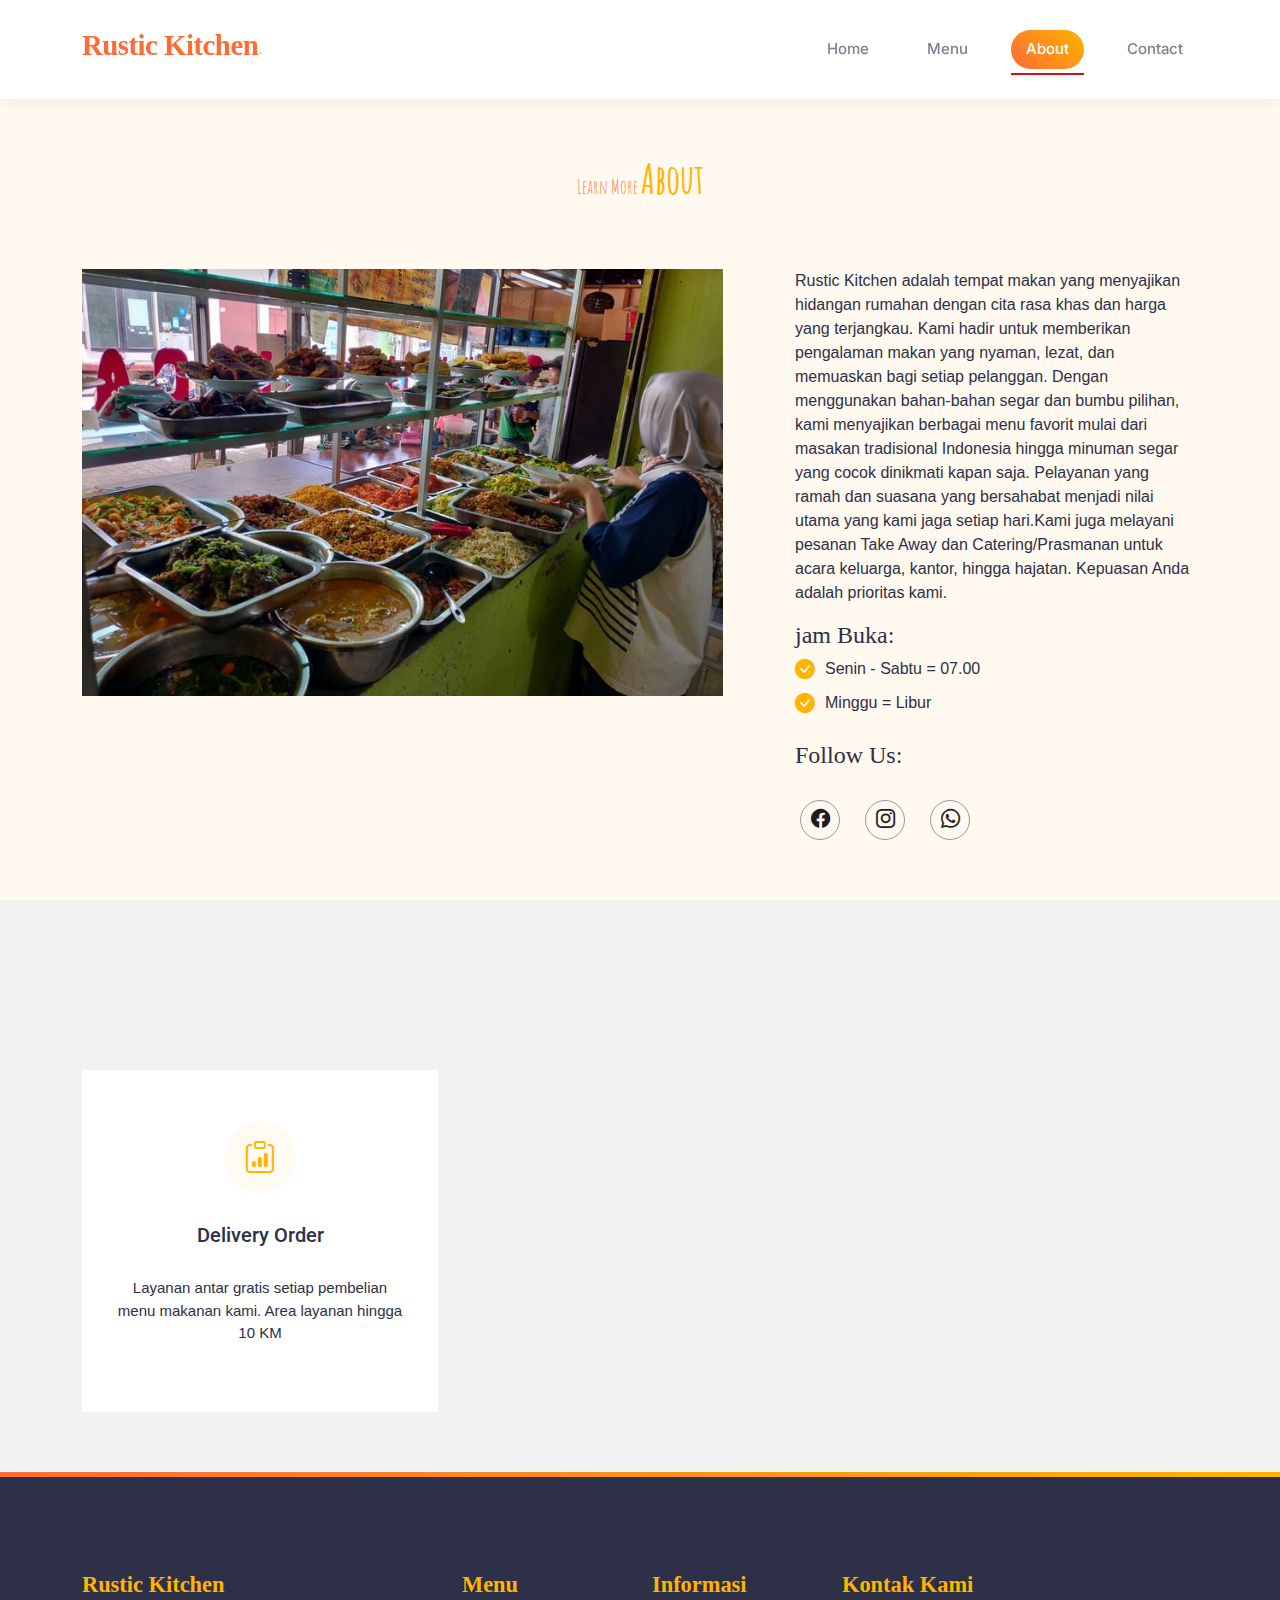
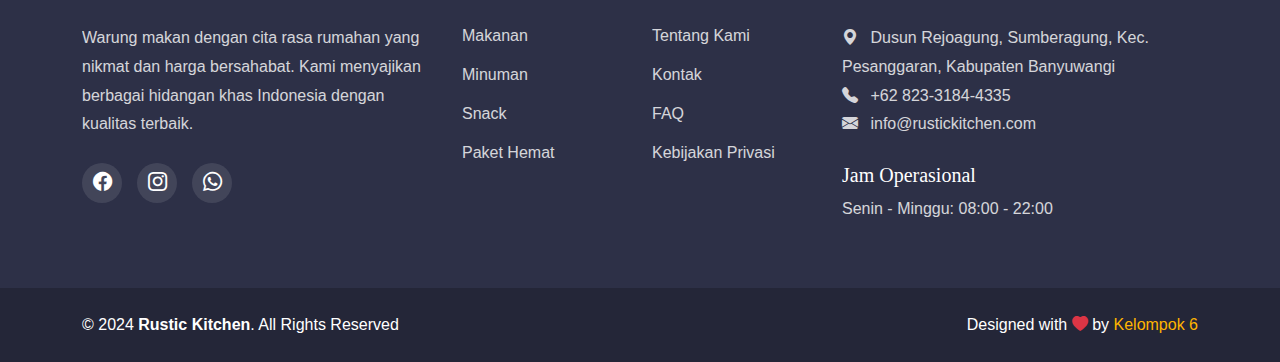
<file: about.html>
<!DOCTYPE html>
<html lang="en">
<head>
    <meta charset="utf-8">
    <meta content="width=device-width, initial-scale=1.0" name="viewport">
    <title>Warung </title>
    <meta name="description" content="">
    <meta name="keywords" content="">
  
    <!-- Favicons -->
    <link href="assets/img/apple-touch-icon.png" rel="apple-touch-icon">
    <link rel="stylesheet" href="https://cdnjs.cloudflare.com/ajax/libs/font-awesome/6.5.0/css/all.min.css">
  
  
    <!-- Fonts -->
    <link href="https://fonts.googleapis.com" rel="preconnect">
    <link href="https://fonts.gstatic.com" rel="preconnect" crossorigin>
    <link href="https://fonts.googleapis.com/css2?family=Roboto:ital,wght@0,100;0,300;0,400;0,500;0,700;0,900;1,100;1,300;1,400;1,500;1,700;1,900&family=Inter:wght@100;200;300;400;500;600;700;800;900&family=Amatic+SC:wght@400;700&display=swap" rel="stylesheet">
  
    <!-- Vendor CSS Files -->
    <link href="assets/vendor/bootstrap/css/bootstrap.min.css" rel="stylesheet">
    <link href="assets/vendor/bootstrap-icons/bootstrap-icons.css" rel="stylesheet">
    <link href="assets/vendor/aos/aos.css" rel="stylesheet">
    <link href="assets/vendor/glightbox/css/glightbox.min.css" rel="stylesheet">
    <link href="assets/vendor/swiper/swiper-bundle.min.css" rel="stylesheet">
  
    <!-- Main CSS File -->
    <link href="assets/css/main.css" rel="stylesheet">
  
    <!-- =======================================================
    * Template Name: Yummy
    * Template URL: https://bootstrapmade.com/yummy-bootstrap-restaurant-website-template/
    * Updated: Aug 07 2024 with Bootstrap v5.3.3
    * Author: BootstrapMade.com
    * License: https://bootstrapmade.com/license/
    ======================================================== -->
    <style>
        .section-title {
            text-align: center;
            padding: 30px !important;
            margin-top: -50px;
            position: relative;
        }
  
    </style>
</head>
<body class="index-page">
    <header id="header" class="header d-flex align-items-center sticky-top">
        <div class="container position-relative d-flex align-items-center justify-content-between">
    
          <a href="index.html" class="logo d-flex align-items-center me-auto me-xl-0">
            <!-- Uncomment the line below if you also wish to use an image logo -->
            <!-- <img src="assets/img/logo.png" alt=""> -->
            <h1 class="sitename">Rustic Kitchen</h1>
            <span>.</span>
          </a>
    
          <nav id="navmenu" class="navmenu">
            <ul>
              <li><a href="index.html">Home<br></a></li>
              <li><a href="menu.html">Menu</a></li>
              <li><a href="about.html">About</a></li>
              <li><a href="contact.html">Contact</a></li>
            </ul>
            <i class="mobile-nav-toggle d-xl-none bi bi-list"></i>
          </nav>

          <script>
            const currentPath = window.location.pathname.split("/").pop(); // Dapatkan nama file saat ini
            const navLinks = document.querySelectorAll("#navmenu a");

            navLinks.forEach(link => {
              const linkPath = link.getAttribute("href");
              if (linkPath === currentPath) {
                link.classList.add("active");
              } else {
                link.classList.remove("active");
              }
            });
      </script>
        </div>
      </header>

        <!-- About Section -->
    <section id="about" class="about section">

        <!-- Section Title -->
        <div class="container section-title" data-aos="fade-up">
          <p><span>Learn More</span> <span class="description-title">About</span></p>
        </div><!-- End Section Title -->
  
        <div class="container">
  
          <div class="row gy-4">
            <div class="col-lg-7" data-aos="fade-up" data-aos-delay="100">
             <img src="assets/img/gallery//warung-makan-.jpeg" class="img-fluid mb-4" alt="">
              
            </div>
            <div class="col-lg-5" data-aos="fade-up" data-aos-delay="250">
              <div class="content ps-0 ps-lg-5">
                <p >
                  Rustic Kitchen adalah tempat makan yang menyajikan hidangan rumahan dengan cita rasa khas dan harga yang terjangkau. Kami hadir untuk memberikan pengalaman makan yang nyaman, lezat, dan memuaskan bagi setiap pelanggan.
                  Dengan menggunakan bahan-bahan segar dan bumbu pilihan, kami menyajikan berbagai menu favorit mulai dari masakan tradisional Indonesia hingga minuman segar yang cocok dinikmati kapan saja. Pelayanan yang ramah dan suasana yang bersahabat menjadi nilai utama yang kami jaga setiap hari.Kami juga melayani pesanan Take Away dan Catering/Prasmanan untuk acara keluarga, kantor, hingga hajatan. Kepuasan Anda adalah prioritas kami.
                </p>
                <h4>jam Buka:</h4>
                <ul>
                  <li><i class="bi bi-check-circle-fill"></i> <span>Senin - Sabtu = 07.00</span></li>
                  <li><i class="bi bi-check-circle-fill"></i> <span>Minggu = Libur</span></li>
                </ul>
                 <div class="medsos">
                    <h4>Follow Us:</h4>
                    <div class="social-links d-flex">
                     <a href="https://www.facebook.com/profile.php?id=100077744425618" aria-label="Facebook"><i class="bi bi-facebook"></i></a>
                    <a href="https://www.instagram.com/rifaiuye241/" aria-label="Instagram"><i class="bi bi-instagram"></i></a>
                    <a href="https://wa.me/6282331844335" aria-label="WhatsApp"><i class="bi bi-whatsapp"></i></a>
                    </div>
                  </div>
              </div>
            </div>
          </div>
  
        </div>
  
      </section><!-- /About Section -->

      <!-- Why Us Section -->
    <section id="why-us" class="why-us section light-background">
        <div class="container">
          <div class="container section-title" data-aos="fade-up">
            <p><span>Service</span> <span class="description-title">Pemesanan</span></p>
          </div><!-- End Section Title -->
          <div class="row gy-4">
  
                <div class="col-xl-4">
                  <div class="icon-box d-flex flex-column justify-content-center align-items-center">
                    <i class="bi bi-clipboard-data"></i>
                    <h4>Delivery Order</h4>
                    <p>Layanan antar gratis setiap pembelian menu makanan kami. Area layanan hingga 10 KM</p>
                  </div>
                </div><!-- End Icon Box -->
  
                <div class="col-xl-4" data-aos="fade-up" data-aos-delay="300">
                  <div class="icon-box d-flex flex-column justify-content-center align-items-center">
                    <i class="bi bi-gem"></i>
                    <h4>Take Away</h4>
                    <p>Nikmati kemudahan memesan makanan favorit secara online dan ambil langsung di tempat kami tanpa harus menunggu lama.</p>
                  </div>
                </div><!-- End Icon Box -->
  
                <div class="col-xl-4" data-aos="fade-up" data-aos-delay="400">
                  <div class="icon-box d-flex flex-column justify-content-center align-items-center">
                    <i class="bi bi-inboxes"></i>
                    <h4>Catering / Prasmanan</h4>
                    <p>Kami menyediakan layanan catering dan prasmanan untuk berbagai acara seperti ulang tahun, syukuran, rapat, hingga pernikahan.</p>
                  </div>
                </div><!-- End Icon Box -->
              </div>
            </div>
          </div>
        </div>
  
      </section><!-- /Why Us Section -->
  

      
      <footer class="footer">
    <div class="container">
      <div class="row gy-4">
        <div class="col-lg-4 col-md-6">
          <h4>Rustic Kitchen</h4>
          <p>Warung makan dengan cita rasa rumahan yang nikmat dan harga bersahabat. Kami menyajikan berbagai hidangan khas Indonesia dengan kualitas terbaik.</p>
          <div class="social-links mt-4">
            <a href="https://www.facebook.com/profile.php?id=100077744425618" aria-label="Facebook"><i class="bi bi-facebook"></i></a>
            <a href="https://www.instagram.com/rifaiuye241/" aria-label="Instagram"><i class="bi bi-instagram"></i></a>
            <a href="https://wa.me/6282331844335" aria-label="WhatsApp"><i class="bi bi-whatsapp"></i></a>
          </div>
        </div>

        <div class="col-lg-2 col-md-6">
          <h4>Menu</h4>
          <ul class="footer-links">
            <li><a href="menu.html#makanan">Makanan</a></li>
            <li><a href="menu.html#minuman">Minuman</a></li>
            <li><a href="menu.html#snack">Snack</a></li>
            <li><a href="menu.html#paket">Paket Hemat</a></li>
          </ul>
        </div>

        <div class="col-lg-2 col-md-6">
          <h4>Informasi</h4>
          <ul class="footer-links">
            <li><a href="about.html">Tentang Kami</a></li>
            <li><a href="contact.html">Kontak</a></li>
            <li><a href="#">FAQ</a></li>
            <li><a href="#">Kebijakan Privasi</a></li>
          </ul>
        </div>

        <div class="col-lg-4 col-md-6">
          <h4>Kontak Kami</h4>
          <p>
            <i class="bi bi-geo-alt-fill me-2"></i> Dusun Rejoagung, Sumberagung, Kec. Pesanggaran, Kabupaten Banyuwangi<br>
            <i class="bi bi-telephone-fill me-2"></i> +62 823-3184-4335<br>
            <i class="bi bi-envelope-fill me-2"></i> info@rustickitchen.com<br>
          </p>
          <div class="mt-4">
            <h5>Jam Operasional</h5>
            <p class="mb-1">Senin - Minggu: 08:00 - 22:00</p>
          </div>
        </div>
      </div>
    </div>

    <div class="copyright">
      <div class="container">
        <div class="row">
          <div class="col-md-6 text-center text-md-start">
            &copy; 2024 <strong>Rustic Kitchen</strong>. All Rights Reserved
          </div>
          <div class="col-md-6 text-center text-md-end">
            Designed with <i class="bi bi-heart-fill text-danger"></i> by <a href="#">Kelompok 6</a>
          </div>
        </div>
      </div>
    </div>
  </footer>

       <!-- Scroll Top -->
  <a href="#" id="scroll-top" class="scroll-top d-flex align-items-center justify-content-center"><i class="bi bi-arrow-up-short"></i></a>

  <!-- Preloader -->
  <div id="preloader"></div>

  <!-- Vendor JS Files -->
  <script src="assets/vendor/bootstrap/js/bootstrap.bundle.min.js"></script>
  <script src="assets/vendor/php-email-form/validate.js"></script>
  <script src="assets/vendor/aos/aos.js"></script>
  <script src="assets/vendor/glightbox/js/glightbox.min.js"></script>
  <script src="assets/vendor/purecounter/purecounter_vanilla.js"></script>
  <script src="assets/vendor/swiper/swiper-bundle.min.js"></script>

  <!-- Main JS File -->
  <script src="assets/js/main.js"></script>

    
</body>
</html>
</file>
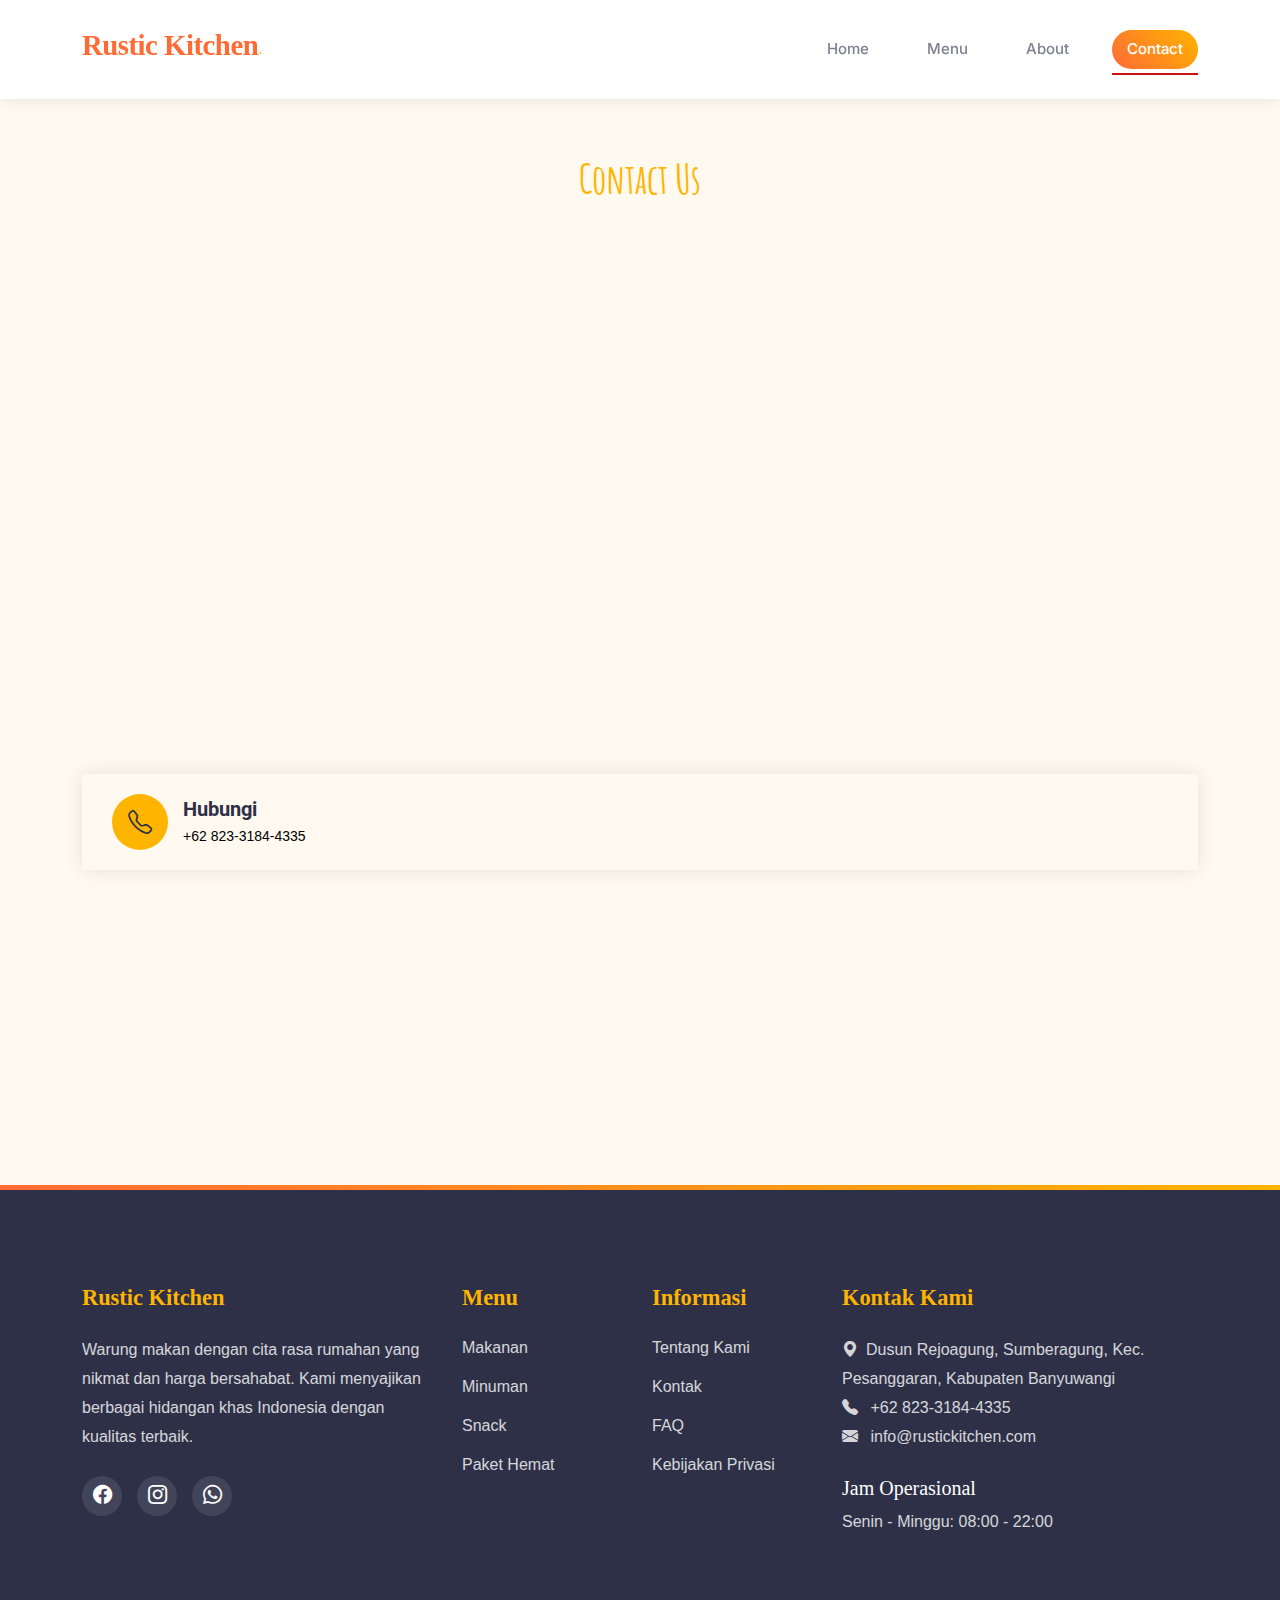
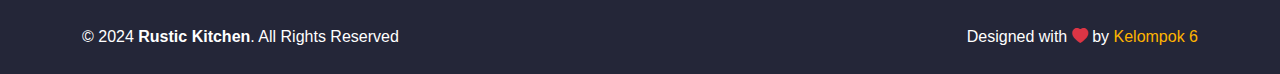
<file: contact.html>
<!DOCTYPE html>
<html lang="en">
<head>
    <meta charset="utf-8">
    <meta content="width=device-width, initial-scale=1.0" name="viewport">
    <title>Warung </title>
    <meta name="description" content="">
    <meta name="keywords" content="">
  
    <!-- Favicons -->
    <link href="assets/img/apple-touch-icon.png" rel="apple-touch-icon">
    <link rel="stylesheet" href="https://cdnjs.cloudflare.com/ajax/libs/font-awesome/6.5.0/css/all.min.css">
  
  
    <!-- Fonts -->
    <link href="https://fonts.googleapis.com" rel="preconnect">
    <link href="https://fonts.gstatic.com" rel="preconnect" crossorigin>
    <link href="https://fonts.googleapis.com/css2?family=Roboto:ital,wght@0,100;0,300;0,400;0,500;0,700;0,900;1,100;1,300;1,400;1,500;1,700;1,900&family=Inter:wght@100;200;300;400;500;600;700;800;900&family=Amatic+SC:wght@400;700&display=swap" rel="stylesheet">
  
    <!-- Vendor CSS Files -->
    <link href="assets/vendor/bootstrap/css/bootstrap.min.css" rel="stylesheet">
    <link href="assets/vendor/bootstrap-icons/bootstrap-icons.css" rel="stylesheet">
    <link href="assets/vendor/aos/aos.css" rel="stylesheet">
    <link href="assets/vendor/glightbox/css/glightbox.min.css" rel="stylesheet">
    <link href="assets/vendor/swiper/swiper-bundle.min.css" rel="stylesheet">
  
    <!-- Main CSS File -->
    <link href="assets/css/main.css" rel="stylesheet">
  
    <!-- =======================================================
    * Template Name: Yummy
    * Template URL: https://bootstrapmade.com/yummy-bootstrap-restaurant-website-template/
    * Updated: Aug 07 2024 with Bootstrap v5.3.3
    * Author: BootstrapMade.com
    * License: https://bootstrapmade.com/license/
    ======================================================== -->

    <style>
        .section-title {
            text-align: center;
            padding: 30px !important;
            margin-top: -50px;
            position: relative;
        }
    </style>
</head>
<body class="index-page">
    <header id="header" class="header d-flex align-items-center sticky-top">
        <div class="container position-relative d-flex align-items-center justify-content-between">
    
          <a href="index.html" class="logo d-flex align-items-center me-auto me-xl-0">
            <!-- Uncomment the line below if you also wish to use an image logo -->
            <!-- <img src="assets/img/logo.png" alt=""> -->
            <h1 class="sitename">Rustic Kitchen</h1>
            <span>.</span>
          </a>
    
          <nav id="navmenu" class="navmenu">
            <ul>
              <li><a href="index.html" >Home<br></a></li>
              <li><a href="menu.html">Menu</a></li>
              <li><a href="about.html">About</a></li>
              <li><a href="contact.html">Contact</a></li>
            </ul>
            <i class="mobile-nav-toggle d-xl-none bi bi-list"></i>
          </nav>

          <script>
            const currentPath = window.location.pathname.split("/").pop(); // Dapatkan nama file saat ini
            const navLinks = document.querySelectorAll("#navmenu a");

            navLinks.forEach(link => {
              const linkPath = link.getAttribute("href");
              if (linkPath === currentPath) {
                link.classList.add("active");
              } else {
                link.classList.remove("active");
              }
            });
           </script>
    
        </div>
      </header>

         <!-- Contact Section -->
    <section id="contact" class="contact section">

      <!-- Section Title -->
      <div class="container section-title" data-aos="fade-up">
        <p><span class="description-title">Contact Us</span></p>
      </div><!-- End Section Title -->

      <div class="container" data-aos="fade-up" data-aos-delay="100">

        <div class="mb-5">
          <iframe 
            src="https://maps.google.com/maps?q=-8.559763286966875,114.06113872651314&z=15&output=embed" 
            width="1300" 
            height="450" 
            style="border:0;" 
            allowfullscreen="" 
            loading="lazy">
          </iframe>

        </div>

         <div class="row gy-4">

          <div class="col-md-12">
            <div class="info-item d-flex align-items-center" data-aos="fade-up" data-aos-delay="300">
              <i class="icon bi bi-telephone flex-shrink-0"></i>
              <div>
                <h3>Hubungi</h3>
                <a href="https://wa.me/6282331844335" target="_blank">
                  <p style="color: black;">+62 823-3184-4335</p>
                </a>
                
              </div>
            </div>
          </div><!-- End Info Item -->

          <div class="col-md-12">
            <div class="info-item d-flex align-items-center" data-aos="fade-up" data-aos-delay="400">
              <i class="icon bi bi-envelope flex-shrink-0"></i>
              <div>
                <h3>Email</h3>
                <a href="mailto:rifaiuye241@gmail.com">
                  <p style="color: black;">warungenak@gmail.com</p>
                </a>
              </div>
            </div>
          </div><!-- End Info Item -->

          <div class="col-md-12">
            <div class="info-item d-flex align-items-center" data-aos="fade-up" data-aos-delay="500">
              <i class="icon bi bi-clock flex-shrink-0"></i>
              <div>
                <h3>Jam Buka<br></h3>
                <p><strong>Senin - Sabtu:</strong> 07-00 - 17-00 <br><strong>Minggu:</strong> Tutup</p>
              </div>
            </div>
          </div><!-- End Info Item -->

        </div>

        </div>

      </div>

    </section><!-- /Contact Section -->

       <footer class="footer">
    <div class="container">
      <div class="row gy-4">
        <div class="col-lg-4 col-md-6">
          <h4>Rustic Kitchen</h4>
          <p>Warung makan dengan cita rasa rumahan yang nikmat dan harga bersahabat. Kami menyajikan berbagai hidangan khas Indonesia dengan kualitas terbaik.</p>
          <div class="social-links mt-4">
            <a href="https://www.facebook.com/profile.php?id=100077744425618" aria-label="Facebook"><i class="bi bi-facebook"></i></a>
            <a href="https://www.instagram.com/rifaiuye241/" aria-label="Instagram"><i class="bi bi-instagram"></i></a>
            <a href="https://wa.me/6282331844335" aria-label="WhatsApp"><i class="bi bi-whatsapp"></i></a>
          </div>
        </div>

        <div class="col-lg-2 col-md-6">
          <h4>Menu</h4>
          <ul class="footer-links">
            <li><a href="menu.html#makanan">Makanan</a></li>
            <li><a href="menu.html#minuman">Minuman</a></li>
            <li><a href="menu.html#snack">Snack</a></li>
            <li><a href="menu.html#paket">Paket Hemat</a></li>
          </ul>
        </div>

        <div class="col-lg-2 col-md-6">
          <h4>Informasi</h4>
          <ul class="footer-links">
            <li><a href="about.html">Tentang Kami</a></li>
            <li><a href="contact.html">Kontak</a></li>
            <li><a href="#">FAQ</a></li>
            <li><a href="#">Kebijakan Privasi</a></li>
          </ul>
        </div>

        <div class="col-lg-4 col-md-6">
          <h4>Kontak Kami</h4>
          <p>
            <i class="bi bi-geo-alt-fill me-2"></i>Dusun Rejoagung, Sumberagung, Kec. Pesanggaran, Kabupaten Banyuwangi<br>
            <i class="bi bi-telephone-fill me-2"></i> +62 823-3184-4335<br>
            <i class="bi bi-envelope-fill me-2"></i> info@rustickitchen.com<br>
          </p>
          <div class="mt-4">
            <h5>Jam Operasional</h5>
            <p class="mb-1">Senin - Minggu: 08:00 - 22:00</p>
          </div>
        </div>
      </div>
    </div>

    <div class="copyright">
      <div class="container">
        <div class="row">
          <div class="col-md-6 text-center text-md-start">
            &copy; 2024 <strong>Rustic Kitchen</strong>. All Rights Reserved
          </div>
          <div class="col-md-6 text-center text-md-end">
            Designed with <i class="bi bi-heart-fill text-danger"></i> by <a href="#">Kelompok 6</a>
          </div>
        </div>
      </div>
    </div>
  </footer>

       <!-- Scroll Top -->
  <a href="#" id="scroll-top" class="scroll-top d-flex align-items-center justify-content-center"><i class="bi bi-arrow-up-short"></i></a>

  <!-- Preloader -->
  <div id="preloader"></div>

  <!-- Vendor JS Files -->
  <script src="assets/vendor/bootstrap/js/bootstrap.bundle.min.js"></script>
  <script src="assets/vendor/php-email-form/validate.js"></script>
  <script src="assets/vendor/aos/aos.js"></script>
  <script src="assets/vendor/glightbox/js/glightbox.min.js"></script>
  <script src="assets/vendor/purecounter/purecounter_vanilla.js"></script>
  <script src="assets/vendor/swiper/swiper-bundle.min.js"></script>

  <!-- Main JS File -->
  <script src="assets/js/main.js"></script>

    
</body>
</html>
</file>
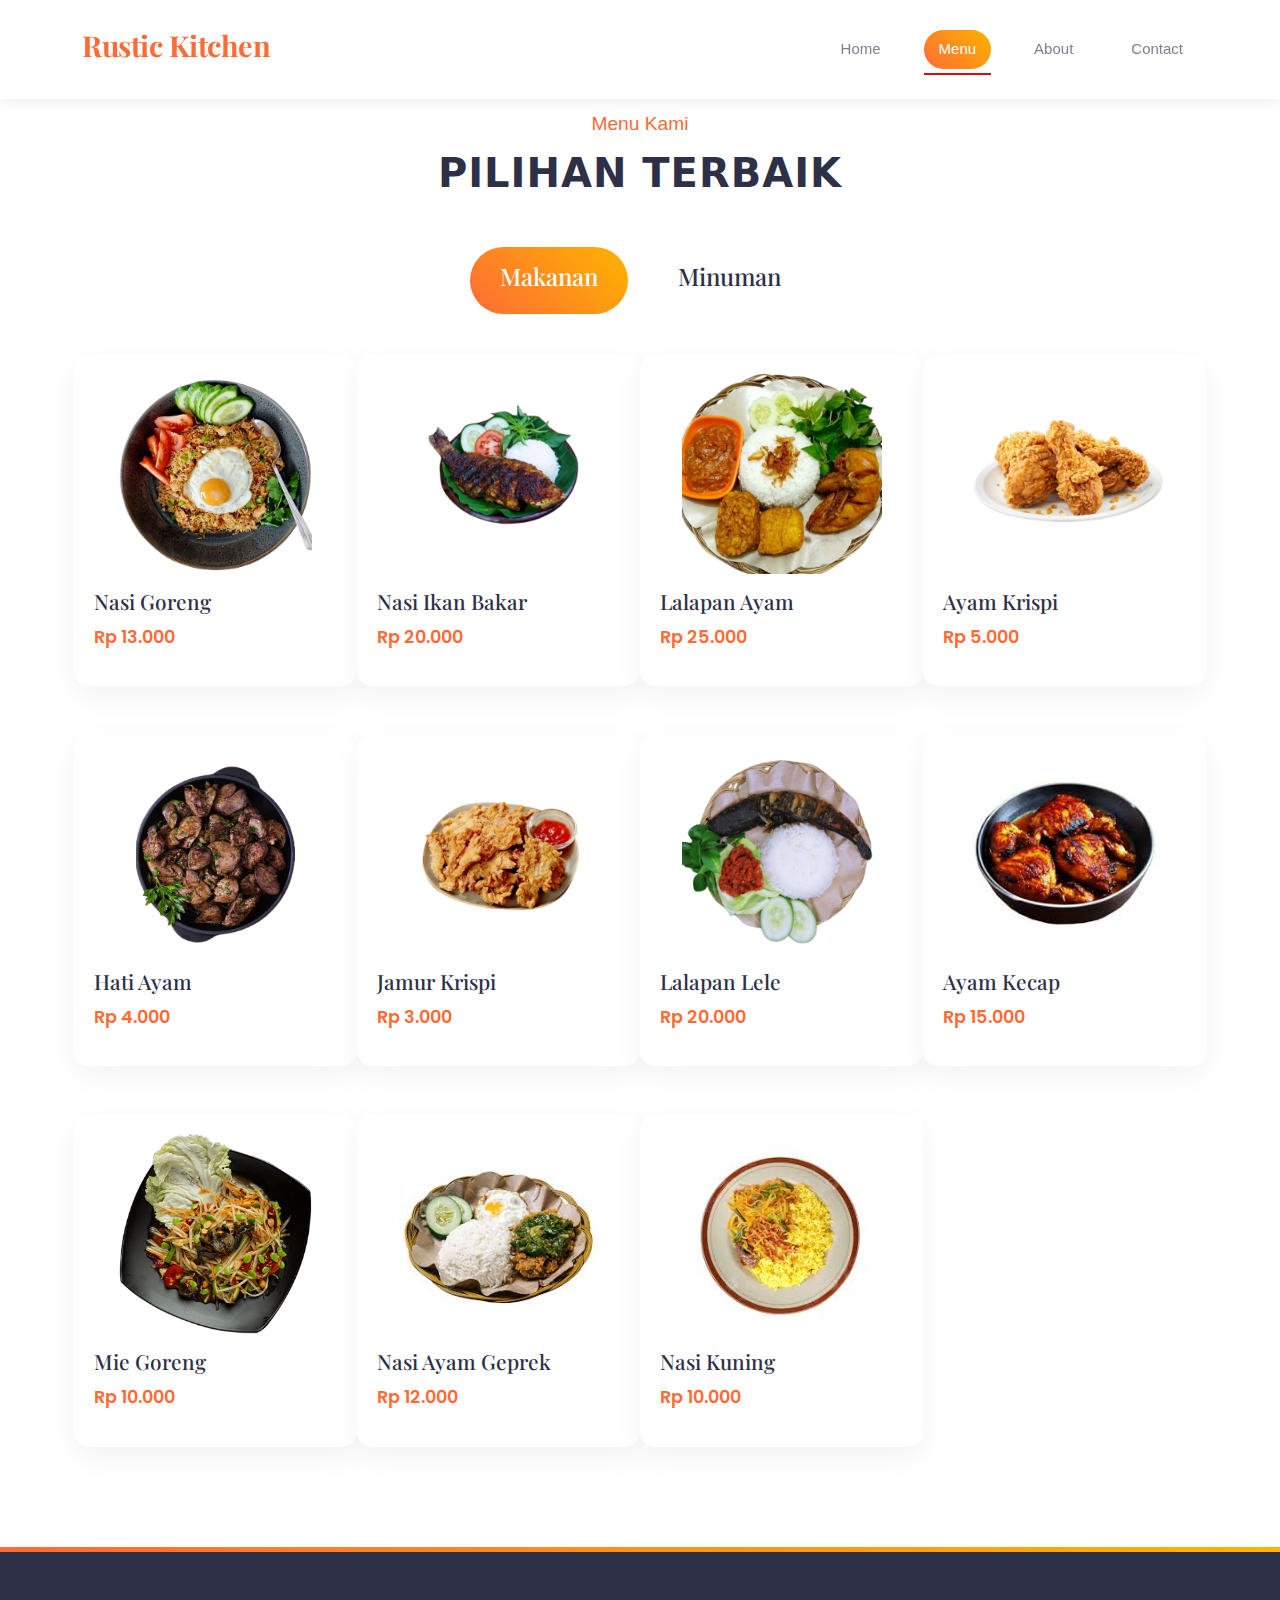
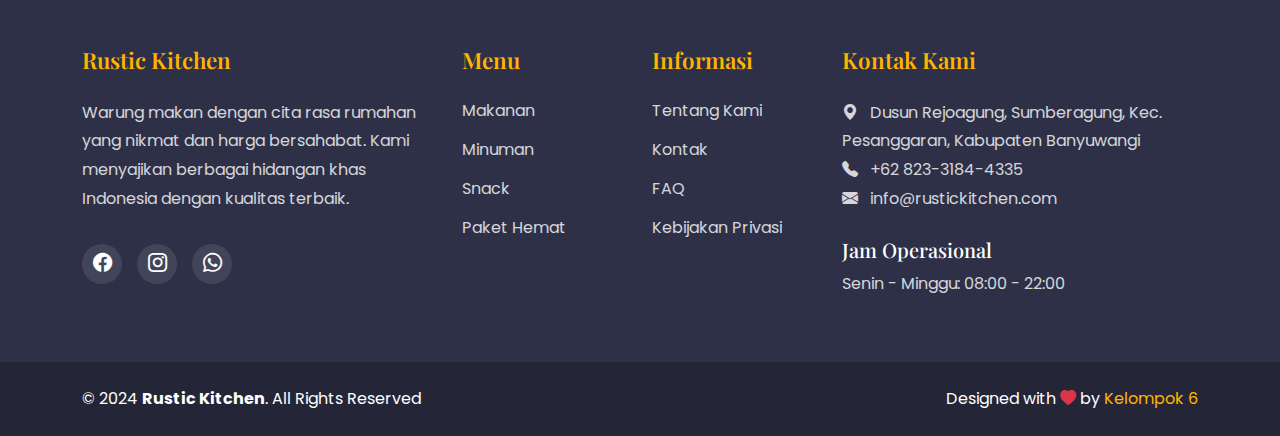
<file: menu.html>
<!DOCTYPE html>
<html lang="en">
<head>
    <meta charset="utf-8">
    <meta content="width=device-width, initial-scale=1.0" name="viewport">
    <title>Menu - Rustic Kitchen</title>
    <meta name="description" content="">
    <meta name="keywords" content="">
  
    <!-- Favicons -->
    <link href="assets/img/apple-touch-icon.png" rel="apple-touch-icon">
    <link rel="stylesheet" href="https://cdnjs.cloudflare.com/ajax/libs/font-awesome/6.5.0/css/all.min.css">
  
    <!-- Fonts -->
    <link href="https://fonts.googleapis.com" rel="preconnect">
    <link href="https://fonts.gstatic.com" rel="preconnect" crossorigin>
    <link href="https://fonts.googleapis.com/css2?family=Poppins:wght@300;400;500;600;700&family=Playfair+Display:wght@400;500;600;700&display=swap" rel="stylesheet">
  
    <!-- Vendor CSS Files -->
    <link href="assets/vendor/bootstrap/css/bootstrap.min.css" rel="stylesheet">
    <link href="assets/vendor/bootstrap-icons/bootstrap-icons.css" rel="stylesheet">
    <link href="assets/vendor/aos/aos.css" rel="stylesheet">
    <link href="assets/vendor/glightbox/css/glightbox.min.css" rel="stylesheet">
    <link href="assets/vendor/swiper/swiper-bundle.min.css" rel="stylesheet">
    <link href="assets/css/main.css" rel="stylesheet">
    
    <style>
      

      /* Responsive Design */
      @media (max-width: 991px) {
        .menu-item {
          margin-bottom: 30px;
        }
      }

      @media (max-width: 768px) {
        .section-title .description-title {
          font-size: 2rem;
        }
      }

      /* Menu Image Styles */
      .menu-item img {
        height: 200px;
        width: 100%;
        object-fit: contain;
        margin-bottom: 15px;
      }

      .menu-item {
        background: white;
        border-radius: 15px;
        padding: 20px;
        height: 100%;
        display: flex;
        flex-direction: column;
      }
    </style>
</head>

<body class="index-page">
    <header id="header" class="header fixed-top">
        <div class="container position-relative d-flex align-items-center justify-content-between">
          <a href="index.html" class="logo d-flex align-items-center me-auto me-xl-0">
            <h1 class="sitename">Rustic Kitchen</h1>
          </a>
    
          <nav id="navmenu" class="navmenu">
            <ul>
              <li><a href="index.html">Home</a></li>
              <li><a href="menu.html" class="active">Menu</a></li>
              <li><a href="about.html">About</a></li>
              <li><a href="contact.html">Contact</a></li>
            </ul>
            <i class="mobile-nav-toggle d-xl-none bi bi-list"></i>
          </nav>
        </div>
    </header>

    <!-- Menu Section -->
    <section id="menu" class="menu section">
        <div class="container section-title" data-aos="fade-up">
          <p>Menu Kami</p>
          <h2 class="description-title">Pilihan Terbaik</h2>
        </div>

        <div class="container">
          <ul class="nav nav-tabs d-flex justify-content-center" data-aos="fade-up" data-aos-delay="100">
            <li class="nav-item">
              <a class="nav-link active show" data-bs-toggle="tab" data-bs-target="#menu-makanan">
                <h4>Makanan</h4>
              </a>
            </li>
            <li class="nav-item">
              <a class="nav-link" data-bs-toggle="tab" data-bs-target="#menu-minuman">
                <h4>Minuman</h4>
              </a>
            </li>
          </ul>

          <div class="tab-content" data-aos="fade-up" data-aos-delay="200">
            <div class="tab-pane fade active show" id="menu-makanan">
              <div class="row gy-5 gx-3">
                <!-- Menu Makanan -->
                <div class="col-lg-3 col-md-6 menu-item">
                  <a href="assets/img/menu/NasiGoreng.png" class="glightbox">
                    <img src="assets/img/menu/NasiGoreng.png" class="menu-img img-fluid" alt="Nasi Goreng">
                  </a>
                  <h4>Nasi Goreng</h4>
                  <p class="price">Rp 13.000</p>
                </div>

                <div class="col-lg-3 col-md-6 menu-item">
                  <a href="assets/img/menu/nasi ikan bakar.png" class="glightbox">
                    <img src="assets/img/menu/nasi ikan bakar.png" class="menu-img img-fluid" alt="Nasi Ikan Bakar">
                  </a>
                  <h4>Nasi Ikan Bakar</h4>
                  <p class="price">Rp 20.000</p>
                </div>

                <div class="col-lg-3 col-md-6 menu-item">
                  <a href="assets/img/menu/lalapan ayam.png" class="glightbox">
                    <img src="assets/img/menu/lalapan ayam.png" class="menu-img img-fluid" alt="Lalapan Ayam">
                  </a>
                  <h4>Lalapan Ayam</h4>
                  <p class="price">Rp 25.000</p>
                </div>

                <div class="col-lg-3 col-md-6 menu-item">
                  <a href="assets/img/menu/Ayam_Krispi.png" class="glightbox">
                    <img src="assets/img/menu/Ayam_Krispi.png" class="menu-img img-fluid" alt="Ayam Krispi">
                  </a>
                  <h4>Ayam Krispi</h4>
                  <p class="price">Rp 5.000</p>
                </div>

                <div class="col-lg-3 col-md-6 menu-item">
                  <a href="assets/img/menu/Rempelo_Ati.png" class="glightbox">
                    <img src="assets/img/menu/Rempelo_Ati.png" class="menu-img img-fluid" alt="Hati Ayam">
                  </a>
                  <h4>Hati Ayam</h4>
                  <p class="price">Rp 4.000</p>
                </div>

                <div class="col-lg-3 col-md-6 menu-item">
                  <a href="assets/img/menu/Jamur_Krispi.png" class="glightbox">
                    <img src="assets/img/menu/Jamur_Krispi.png" class="menu-img img-fluid" alt="Jamur Krispi">
                  </a>
                  <h4>Jamur Krispi</h4>
                  <p class="price">Rp 3.000</p>
                </div>

                <div class="col-lg-3 col-md-6 menu-item">
                  <a href="assets/img/menu/lalapan lele.png" class="glightbox">
                    <img src="assets/img/menu/lalapan lele.png" class="menu-img img-fluid" alt="Lalapan Lele">
                  </a>
                  <h4>Lalapan Lele</h4>
                  <p class="price">Rp 20.000</p>
                </div>

                <div class="col-lg-3 col-md-6 menu-item">
                  <a href="assets/img/menu/ayam kecap.png" class="glightbox">
                    <img src="assets/img/menu/ayam kecap.png" class="menu-img img-fluid" alt="Ayam Kecap">
                  </a>
                  <h4>Ayam Kecap</h4>
                  <p class="price">Rp 15.000</p>
                </div>

                <div class="col-lg-3 col-md-6 menu-item">
                  <a href="assets/img/menu/menu-item-3.png" class="glightbox">
                    <img src="assets/img/menu/menu-item-3.png" class="menu-img img-fluid" alt="Mie Goreng">
                  </a>
                  <h4>Mie Goreng</h4>
                  <p class="price">Rp 10.000</p>
                </div>

                <div class="col-lg-3 col-md-6 menu-item">
                  <a href="assets/img/menu/nasi ayam geprek.png" class="glightbox">
                    <img src="assets/img/menu/nasi ayam geprek.png" class="menu-img img-fluid" alt="Nasi Ayam Geprek">
                  </a>
                  <h4>Nasi Ayam Geprek</h4>
                  <p class="price">Rp 12.000</p>
                </div>

                <div class="col-lg-3 col-md-6 menu-item">
                  <a href="assets/img/menu/nasi kuning.png" class="glightbox">
                    <img src="assets/img/menu/nasi kuning.png" class="menu-img img-fluid" alt="Nasi Kuning">
                  </a>
                  <h4>Nasi Kuning</h4>
                  <p class="price">Rp 10.000</p>
                </div>
              </div>
            </div>

            <div class="tab-pane fade" id="menu-minuman">
              <div class="row gy-2 gx-3">
                <!-- Menu Minuman -->
                <div class="col-lg-3 col-md-6 menu-item">
                  <a href="assets/img/menu/Es_Teh.png" class="glightbox">
                    <img src="assets/img/menu/Es_Teh.png" class="menu-img img-fluid" alt="Es Teh">
                  </a>
                  <h4>Es Teh</h4>
                  <p class="price">Rp 3.000</p>
                </div>

                <div class="col-lg-3 col-md-6 menu-item">
                  <a href="assets/img/menu/es_jeruk.png" class="glightbox">
                    <img src="assets/img/menu/es_jeruk.png" class="menu-img img-fluid" alt="Es Jeruk">
                  </a>
                  <h4>Es Jeruk</h4>
                  <p class="price">Rp 5.000</p>
                </div>

                <div class="col-lg-3 col-md-6 menu-item">
                  <a href="assets/img/menu/es_campur.png" class="glightbox">
                    <img src="assets/img/menu/es_campur.png" class="menu-img img-fluid" alt="Es Campur">
                  </a>
                  <h4>Es Campur</h4>
                  <p class="price">Rp 5.000</p>
                </div>

                <div class="col-lg-3 col-md-6 menu-item">
                  <a href="assets/img/menu/kopi_susu.png" class="glightbox">
                    <img src="assets/img/menu/kopi_susu.png" class="menu-img img-fluid" alt="Kopi Susu">
                  </a>
                  <h4>Kopi Susu</h4>
                  <p class="price">Rp 4.000</p>
                </div>

                <div class="col-lg-3 col-md-6 menu-item">
                  <a href="assets/img/menu/Kopi-Jahe.png" class="glightbox">
                    <img src="assets/img/menu/Kopi-Jahe.png" class="menu-img img-fluid" alt="Kopi Jahe">
                  </a>
                  <h4>Kopi Jahe</h4>
                  <p class="price">Rp 4.000</p>
                </div>

                <div class="col-lg-3 col-md-6 menu-item">
                  <a href="assets/img/menu/kopi hitam.png" class="glightbox">
                    <img src="assets/img/menu/kopi hitam.png" class="menu-img img-fluid" alt="Kopi Hitam">
                  </a>
                  <h4>Kopi Hitam</h4>
                  <p class="price">Rp 4.000</p>
                </div>
              </div>
            </div>
          </div>
        </div>
    </section>

    <!-- Footer -->
    <footer class="footer">
        <div class="container">
          <div class="row gy-4">
            <div class="col-lg-4 col-md-6">
              <h4>Rustic Kitchen</h4>
              <p>Warung makan dengan cita rasa rumahan yang nikmat dan harga bersahabat. Kami menyajikan berbagai hidangan khas Indonesia dengan kualitas terbaik.</p>
              <div class="social-links">
                <a href="https://www.facebook.com/profile.php?id=100077744425618" aria-label="Facebook"><i class="bi bi-facebook"></i></a>
                <a href="https://www.instagram.com/rifaiuye241/" aria-label="Instagram"><i class="bi bi-instagram"></i></a>
                <a href="https://wa.me/6282331844335" aria-label="WhatsApp"><i class="bi bi-whatsapp"></i></a>
              </div>
            </div>

            <div class="col-lg-2 col-md-6">
              <h4>Menu</h4>
              <ul class="footer-links">
                <li><a href="menu.html#makanan">Makanan</a></li>
                <li><a href="menu.html#minuman">Minuman</a></li>
                <li><a href="menu.html#snack">Snack</a></li>
                <li><a href="menu.html#paket">Paket Hemat</a></li>
              </ul>
            </div>

            <div class="col-lg-2 col-md-6">
              <h4>Informasi</h4>
              <ul class="footer-links">
                <li><a href="about.html">Tentang Kami</a></li>
                <li><a href="contact.html">Kontak</a></li>
                <li><a href="#">FAQ</a></li>
                <li><a href="#">Kebijakan Privasi</a></li>
              </ul>
            </div>

            <div class="col-lg-4 col-md-6">
              <h4>Kontak Kami</h4>
              <p>
                <i class="bi bi-geo-alt-fill me-2"></i>  Dusun Rejoagung, Sumberagung, Kec. Pesanggaran, Kabupaten Banyuwangi<br>
                <i class="bi bi-telephone-fill me-2"></i> +62 823-3184-4335<br>
                <i class="bi bi-envelope-fill me-2"></i> info@rustickitchen.com<br>
              </p>
              <div class="mt-4">
                <h5>Jam Operasional</h5>
                <p class="mb-1">Senin - Minggu: 08:00 - 22:00</p>
              </div>
            </div>
          </div>
        </div>

        <div class="copyright">
          <div class="container">
            <div class="row">
              <div class="col-md-6 text-center text-md-start">
                &copy; 2024 <strong>Rustic Kitchen</strong>. All Rights Reserved
              </div>
              <div class="col-md-6 text-center text-md-end">
                Designed with <i class="bi bi-heart-fill text-danger"></i> by <a href="#">Kelompok 6</a>
              </div>
            </div>
          </div>
        </div>
    </footer>

    <a href="#" class="scroll-top d-flex align-items-center justify-content-center"><i class="bi bi-arrow-up-short"></i></a>

    <div id="preloader"></div>

    <!-- Vendor JS Files -->
    <script src="assets/vendor/bootstrap/js/bootstrap.bundle.min.js"></script>
    <script src="assets/vendor/aos/aos.js"></script>
    <script src="assets/vendor/glightbox/js/glightbox.min.js"></script>
    <script src="assets/vendor/swiper/swiper-bundle.min.js"></script>

    <!-- Main JS File -->
    <script src="assets/js/main.js"></script>

    <script>
      // Initialize AOS
      AOS.init({
        duration: 1000,
        easing: 'ease-in-out',
        once: true,
        mirror: false
      });

      // Header scroll effect
      window.addEventListener('scroll', function() {
        const header = document.querySelector('.header');
        if (window.scrollY > 100) {
          header.classList.add('scrolled');
        } else {
          header.classList.remove('scrolled');
        }
      });
    </script>
</body>
</html>
</file>
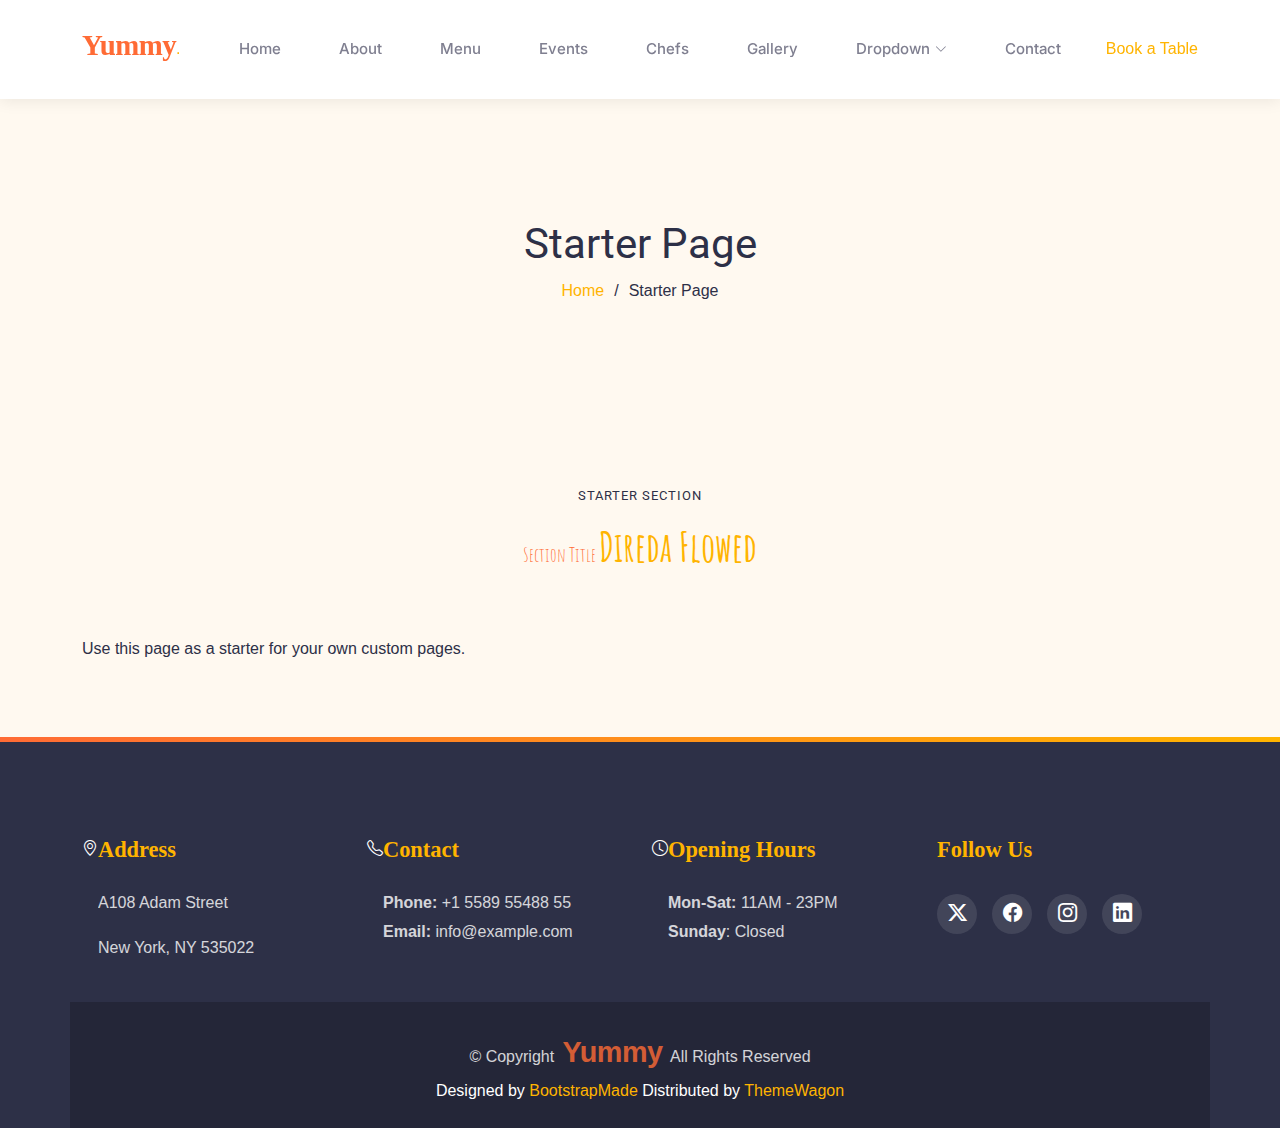
<file: starter-page.html>
<!DOCTYPE html>
<html lang="en">

<head>
  <meta charset="utf-8">
  <meta content="width=device-width, initial-scale=1.0" name="viewport">
  <title>Starter Page - Yummy Bootstrap Template</title>
  <meta name="description" content="">
  <meta name="keywords" content="">

  <!-- Favicons -->
  <link href="assets/img/favicon.png" rel="icon">
  <link href="assets/img/apple-touch-icon.png" rel="apple-touch-icon">

  <!-- Fonts -->
  <link href="https://fonts.googleapis.com" rel="preconnect">
  <link href="https://fonts.gstatic.com" rel="preconnect" crossorigin>
  <link href="https://fonts.googleapis.com/css2?family=Roboto:ital,wght@0,100;0,300;0,400;0,500;0,700;0,900;1,100;1,300;1,400;1,500;1,700;1,900&family=Inter:wght@100;200;300;400;500;600;700;800;900&family=Amatic+SC:wght@400;700&display=swap" rel="stylesheet">

  <!-- Vendor CSS Files -->
  <link href="assets/vendor/bootstrap/css/bootstrap.min.css" rel="stylesheet">
  <link href="assets/vendor/bootstrap-icons/bootstrap-icons.css" rel="stylesheet">
  <link href="assets/vendor/aos/aos.css" rel="stylesheet">
  <link href="assets/vendor/glightbox/css/glightbox.min.css" rel="stylesheet">
  <link href="assets/vendor/swiper/swiper-bundle.min.css" rel="stylesheet">

  <!-- Main CSS File -->
  <link href="assets/css/main.css" rel="stylesheet">

  <!-- =======================================================
  * Template Name: Yummy
  * Template URL: https://bootstrapmade.com/yummy-bootstrap-restaurant-website-template/
  * Updated: Aug 07 2024 with Bootstrap v5.3.3
  * Author: BootstrapMade.com
  * License: https://bootstrapmade.com/license/
  ======================================================== -->
</head>

<body class="starter-page-page">

  <header id="header" class="header d-flex align-items-center sticky-top">
    <div class="container position-relative d-flex align-items-center justify-content-between">

      <a href="index.html" class="logo d-flex align-items-center me-auto me-xl-0">
        <!-- Uncomment the line below if you also wish to use an image logo -->
        <!-- <img src="assets/img/logo.png" alt=""> -->
        <h1 class="sitename">Yummy</h1>
        <span>.</span>
      </a>

      <nav id="navmenu" class="navmenu">
        <ul>
          <li><a href="#hero">Home<br></a></li>
          <li><a href="#about">About</a></li>
          <li><a href="#menu">Menu</a></li>
          <li><a href="#events">Events</a></li>
          <li><a href="#chefs">Chefs</a></li>
          <li><a href="#gallery">Gallery</a></li>
          <li class="dropdown"><a href="#"><span>Dropdown</span> <i class="bi bi-chevron-down toggle-dropdown"></i></a>
            <ul>
              <li><a href="#">Dropdown 1</a></li>
              <li class="dropdown"><a href="#"><span>Deep Dropdown</span> <i class="bi bi-chevron-down toggle-dropdown"></i></a>
                <ul>
                  <li><a href="#">Deep Dropdown 1</a></li>
                  <li><a href="#">Deep Dropdown 2</a></li>
                  <li><a href="#">Deep Dropdown 3</a></li>
                  <li><a href="#">Deep Dropdown 4</a></li>
                  <li><a href="#">Deep Dropdown 5</a></li>
                </ul>
              </li>
              <li><a href="#">Dropdown 2</a></li>
              <li><a href="#">Dropdown 3</a></li>
              <li><a href="#">Dropdown 4</a></li>
            </ul>
          </li>
          <li><a href="#contact">Contact</a></li>
        </ul>
        <i class="mobile-nav-toggle d-xl-none bi bi-list"></i>
      </nav>

      <a class="btn-getstarted" href="index.html#book-a-table">Book a Table</a>

    </div>
  </header>

  <main class="main">

    <!-- Page Title -->
    <div class="page-title" data-aos="fade">
      <div class="container">
        <h1>Starter Page</h1>
        <nav class="breadcrumbs">
          <ol>
            <li><a href="index.html">Home</a></li>
            <li class="current">Starter Page</li>
          </ol>
        </nav>
      </div>
    </div><!-- End Page Title -->

    <!-- Starter Section Section -->
    <section id="starter-section" class="starter-section section">

      <!-- Section Title -->
      <div class="container section-title" data-aos="fade-up">
        <h2>Starter Section</h2>
        <p><span>Section Title</span> <span class="description-title">Direda Flowed</span></p>
      </div><!-- End Section Title -->

      <div class="container" data-aos="fade-up">
        <p>Use this page as a starter for your own custom pages.</p>
      </div>

    </section><!-- /Starter Section Section -->

  </main>

  <footer id="footer" class="footer dark-background">

    <div class="container">
      <div class="row gy-3">
        <div class="col-lg-3 col-md-6 d-flex">
          <i class="bi bi-geo-alt icon"></i>
          <div class="address">
            <h4>Address</h4>
            <p>A108 Adam Street</p>
            <p>New York, NY 535022</p>
            <p></p>
          </div>

        </div>

        <div class="col-lg-3 col-md-6 d-flex">
          <i class="bi bi-telephone icon"></i>
          <div>
            <h4>Contact</h4>
            <p>
              <strong>Phone:</strong> <span>+1 5589 55488 55</span><br>
              <strong>Email:</strong> <span>info@example.com</span><br>
            </p>
          </div>
        </div>

        <div class="col-lg-3 col-md-6 d-flex">
          <i class="bi bi-clock icon"></i>
          <div>
            <h4>Opening Hours</h4>
            <p>
              <strong>Mon-Sat:</strong> <span>11AM - 23PM</span><br>
              <strong>Sunday</strong>: <span>Closed</span>
            </p>
          </div>
        </div>

        <div class="col-lg-3 col-md-6">
          <h4>Follow Us</h4>
          <div class="social-links d-flex">
            <a href="#" class="twitter"><i class="bi bi-twitter-x"></i></a>
            <a href="#" class="facebook"><i class="bi bi-facebook"></i></a>
            <a href="#" class="instagram"><i class="bi bi-instagram"></i></a>
            <a href="#" class="linkedin"><i class="bi bi-linkedin"></i></a>
          </div>
        </div>

      </div>
    </div>

    <div class="container copyright text-center mt-4">
      <p>© <span>Copyright</span> <strong class="px-1 sitename">Yummy</strong> <span>All Rights Reserved</span></p>
      <div class="credits">
        <!-- All the links in the footer should remain intact. -->
        <!-- You can delete the links only if you've purchased the pro version. -->
        <!-- Licensing information: https://bootstrapmade.com/license/ -->
        <!-- Purchase the pro version with working PHP/AJAX contact form: [buy-url] -->
        Designed by <a href="https://bootstrapmade.com/">BootstrapMade</a> Distributed by <a href="https://themewagon.com">ThemeWagon</a>
      </div>
    </div>

  </footer>

  <!-- Scroll Top -->
  <a href="#" id="scroll-top" class="scroll-top d-flex align-items-center justify-content-center"><i class="bi bi-arrow-up-short"></i></a>

  <!-- Preloader -->
  <div id="preloader"></div>

  <!-- Vendor JS Files -->
  <script src="assets/vendor/bootstrap/js/bootstrap.bundle.min.js"></script>
  <script src="assets/vendor/php-email-form/validate.js"></script>
  <script src="assets/vendor/aos/aos.js"></script>
  <script src="assets/vendor/glightbox/js/glightbox.min.js"></script>
  <script src="assets/vendor/purecounter/purecounter_vanilla.js"></script>
  <script src="assets/vendor/swiper/swiper-bundle.min.js"></script>

  <!-- Main JS File -->
  <script src="assets/js/main.js"></script>

</body>

</html>
</file>
<file: assets/css/main.css>
/**
* Template Name: Yummy
* Template URL: https://bootstrapmade.com/yummy-bootstrap-restaurant-website-template/
* Updated: Aug 07 2024 with Bootstrap v5.3.3
* Author: BootstrapMade.com
* License: https://bootstrapmade.com/license/
*/

/*--------------------------------------------------------------
# Font & Color Variables
# Help: https://bootstrapmade.com/color-system/
--------------------------------------------------------------*/
/* Fonts */
:root {
  --default-font: "Roboto",  system-ui, -apple-system, "Segoe UI", Roboto, "Helvetica Neue", Arial, "Noto Sans", "Liberation Sans", sans-serif, "Apple Color Emoji", "Segoe UI Emoji", "Segoe UI Symbol", "Noto Color Emoji";
  --heading-font: "Amatic SC",  sans-serif;
  --nav-font: "Inter",  sans-serif;
}

/* Global Colors - The following color variables are used throughout the website. Updating them here will change the color scheme of the entire website */
:root {
      --primary-color: #FF6B35;
      --secondary-color: #2D3047;
      --accent-color: #FFB400;
      --text-color: #2D3047;
      --light-bg: #FFF9F0;
      --dark-bg: #2D3047;
      --gradient-primary: linear-gradient(45deg, #FF6B35, #FFB400);
    }

/* Nav Menu Colors - The following color variables are used specifically for the navigation menu. They are separate from the global colors to allow for more customization options */
:root {
  --nav-color: #7f7f90;  /* The default color of the main navmenu links */
  --nav-hover-color: #ce1212; /* Applied to main navmenu links when they are hovered over or active */
  --nav-mobile-background-color: #ffffff; /* Used as the background color for mobile navigation menu */
  --nav-dropdown-background-color: #ffffff; /* Used as the background color for dropdown items that appear when hovering over primary navigation items */
  --nav-dropdown-color: #7f7f90; /* Used for navigation links of the dropdown items in the navigation menu. */
  --nav-dropdown-hover-color: #ce1212; /* Similar to --nav-hover-color, this color is applied to dropdown navigation links when they are hovered over. */
}

/* Color Presets - These classes override global colors when applied to any section or element, providing reuse of the sam color scheme. */

.light-background {
  --background-color: #f2f2f2;
  --surface-color: #ffffff;
}

.dark-background {
  --background-color: #1f1f24;
  --default-color: #ffffff;
  --heading-color: #ffffff;
  --surface-color: #37373f;
  --contrast-color: #ffffff;
}

/* Smooth scroll */
:root {
  scroll-behavior: smooth;
}

/*--------------------------------------------------------------
# General Styling & Shared Classes
--------------------------------------------------------------*/
 body {
      font-family: 'Poppins', sans-serif;
      color: var(--text-color);
      background-color: var(--light-bg);
      overflow-x: hidden;
    }

a {
  color: var(--accent-color);
  text-decoration: none;
  transition: 0.3s;
}

a:hover {
  color: color-mix(in srgb, var(--accent-color), transparent 25%);
  text-decoration: none;
}


    h1, h2, h3, h4, h5, h6 {
      font-family: 'Playfair Display', serif;
    }

/* Pulsating Play Button
------------------------------*/
.pulsating-play-btn {
  width: 94px;
  height: 94px;
  background: radial-gradient(var(--accent-color) 50%, color-mix(in srgb, var(--accent-color), transparent 75%) 52%);
  border-radius: 50%;
  display: block;
  position: relative;
  overflow: hidden;
}

.pulsating-play-btn:before {
  content: "";
  position: absolute;
  width: 120px;
  height: 120px;
  animation-delay: 0s;
  animation: pulsate-play-btn 2s;
  animation-direction: forwards;
  animation-iteration-count: infinite;
  animation-timing-function: steps;
  opacity: 1;
  border-radius: 50%;
  border: 5px solid color-mix(in srgb, var(--accent-color), transparent 30%);
  top: -15%;
  left: -15%;
  background: rgba(198, 16, 0, 0);
}

.pulsating-play-btn:after {
  content: "";
  position: absolute;
  left: 50%;
  top: 50%;
  transform: translateX(-40%) translateY(-50%);
  width: 0;
  height: 0;
  border-top: 10px solid transparent;
  border-bottom: 10px solid transparent;
  border-left: 15px solid #fff;
  z-index: 100;
  transition: all 400ms cubic-bezier(0.55, 0.055, 0.675, 0.19);
}

.pulsating-play-btn:hover:before {
  content: "";
  position: absolute;
  left: 50%;
  top: 50%;
  transform: translateX(-40%) translateY(-50%);
  width: 0;
  height: 0;
  border: none;
  border-top: 10px solid transparent;
  border-bottom: 10px solid transparent;
  border-left: 15px solid #fff;
  z-index: 200;
  animation: none;
  border-radius: 0;
}

.pulsating-play-btn:hover:after {
  border-left: 15px solid var(--accent-color);
  transform: scale(20);
}

@keyframes pulsate-play-btn {
  0% {
    transform: scale(0.6, 0.6);
    opacity: 1;
  }

  100% {
    transform: scale(1, 1);
    opacity: 0;
  }
}

/* PHP Email Form Messages
------------------------------*/
.php-email-form .error-message {
  display: none;
  background: #df1529;
  color: #ffffff;
  text-align: left;
  padding: 15px;
  margin-bottom: 24px;
  font-weight: 600;
}

.php-email-form .sent-message {
  display: none;
  color: #ffffff;
  background: #059652;
  text-align: center;
  padding: 15px;
  margin-bottom: 24px;
  font-weight: 600;
}

.php-email-form .loading {
  display: none;
  background: var(--surface-color);
  text-align: center;
  padding: 15px;
  margin-bottom: 24px;
}

.php-email-form .loading:before {
  content: "";
  display: inline-block;
  border-radius: 50%;
  width: 24px;
  height: 24px;
  margin: 0 10px -6px 0;
  border: 3px solid var(--accent-color);
  border-top-color: var(--surface-color);
  animation: php-email-form-loading 1s linear infinite;
}

@keyframes php-email-form-loading {
  0% {
    transform: rotate(0deg);
  }

  100% {
    transform: rotate(360deg);
  }
}

/*--------------------------------------------------------------
# Global Header
--------------------------------------------------------------*/
/* Header Styles */
    .header {
      background-color: rgba(255, 255, 255, 0.98);
      box-shadow: 0 2px 15px rgba(0, 0, 0, 0.08);
      padding: 15px 0;
      transition: all 0.3s ease;
    }

    .header.scrolled {
      padding: 10px 0;
      background: rgba(255, 255, 255, 0.98);
    }

    .sitename {
      color: var(--primary-color);
      font-weight: 700;
      font-size: 1.8rem;
      letter-spacing: -0.5px;
    }

    .navmenu ul li a {
      font-weight: 500;
      padding: 8px 15px;
      border-radius: 50px;
      transition: all 0.3s ease;
    }

    .navmenu ul li a:hover,
    .navmenu ul li a.active {
      background: var(--gradient-primary);
      color: white;
    }

/*--------------------------------------------------------------
# Navigation Menu
--------------------------------------------------------------*/
/* Desktop Navigation */
@media (min-width: 1200px) {
  .navmenu {
    padding: 0;
  }

  .navmenu ul {
    margin: 0;
    padding: 0;
    display: flex;
    list-style: none;
    align-items: center;
  }

  .navmenu li {
    position: relative;
  }

  .navmenu>ul>li {
    white-space: nowrap;
    padding: 15px 14px;
  }

  .navmenu>ul>li:last-child {
    padding-right: 0;
  }

  .navmenu a,
  .navmenu a:focus {
    color: var(--nav-color);
    font-size: 15px;
    padding: 0 2px;
    font-family: var(--nav-font);
    font-weight: 500;
    display: flex;
    align-items: center;
    justify-content: space-between;
    white-space: nowrap;
    transition: 0.3s;
    position: relative;
  }

  .navmenu a i,
  .navmenu a:focus i {
    font-size: 12px;
    line-height: 0;
    margin-left: 5px;
    transition: 0.3s;
  }

  .navmenu>ul>li>a:before {
    content: "";
    position: absolute;
    height: 2px;
    bottom: -6px;
    left: 0;
    background-color: var(--nav-hover-color);
    visibility: hidden;
    width: 0px;
    transition: all 0.3s ease-in-out 0s;
  }

  .navmenu a:hover:before,
  .navmenu li:hover>a:before,
  .navmenu .active:before {
    visibility: visible;
    width: 100%;
  }

  .navmenu li:hover>a,
  .navmenu .active,
  .navmenu .active:focus {
    color: color-mix(in srgb, var(--nav-color) 80%, black 50%);
  }

  .navmenu .dropdown ul {
    margin: 0;
    padding: 10px 0;
    background: var(--nav-dropdown-background-color);
    display: block;
    position: absolute;
    visibility: hidden;
    left: 14px;
    top: 130%;
    opacity: 0;
    transition: 0.3s;
    border-radius: 4px;
    z-index: 99;
    box-shadow: 0px 0px 30px rgba(0, 0, 0, 0.1);
  }

  .navmenu .dropdown ul li {
    min-width: 200px;
  }

  .navmenu .dropdown ul a {
    padding: 10px 20px;
    font-size: 15px;
    text-transform: none;
    color: var(--nav-dropdown-color);
  }

  .navmenu .dropdown ul a i {
    font-size: 12px;
  }

  .navmenu .dropdown ul a:hover,
  .navmenu .dropdown ul .active:hover,
  .navmenu .dropdown ul li:hover>a {
    color: var(--nav-dropdown-hover-color);
  }

  .navmenu .dropdown:hover>ul {
    opacity: 1;
    top: 100%;
    visibility: visible;
  }

  .navmenu .dropdown .dropdown ul {
    top: 0;
    left: -90%;
    visibility: hidden;
  }

  .navmenu .dropdown .dropdown:hover>ul {
    opacity: 1;
    top: 0;
    left: -100%;
    visibility: visible;
  }
}

/* Mobile Navigation */
@media (max-width: 1199px) {
  .mobile-nav-toggle {
    color: var(--nav-color);
    font-size: 28px;
    line-height: 0;
    margin-right: 10px;
    cursor: pointer;
    transition: color 0.3s;
  }

  .navmenu {
    padding: 0;
    z-index: 9997;
  }

  .navmenu ul {
    display: none;
    list-style: none;
    position: absolute;
    inset: 60px 20px 20px 20px;
    padding: 10px 0;
    margin: 0;
    border-radius: 6px;
    background-color: var(--nav-mobile-background-color);
    border: 1px solid color-mix(in srgb, var(--default-color), transparent 90%);
    box-shadow: none;
    overflow-y: auto;
    transition: 0.3s;
    z-index: 9998;
  }

  .navmenu a,
  .navmenu a:focus {
    color: var(--nav-dropdown-color);
    padding: 10px 20px;
    font-family: var(--nav-font);
    font-size: 17px;
    font-weight: 500;
    display: flex;
    align-items: center;
    justify-content: space-between;
    white-space: nowrap;
    transition: 0.3s;
  }

  .navmenu a i,
  .navmenu a:focus i {
    font-size: 12px;
    line-height: 0;
    margin-left: 5px;
    width: 30px;
    height: 30px;
    display: flex;
    align-items: center;
    justify-content: center;
    border-radius: 50%;
    transition: 0.3s;
    background-color: color-mix(in srgb, var(--accent-color), transparent 90%);
  }

  .navmenu a i:hover,
  .navmenu a:focus i:hover {
    background-color: var(--accent-color);
    color: var(--contrast-color);
  }

  .navmenu a:hover,
  .navmenu .active,
  .navmenu .active:focus {
    color: var(--nav-dropdown-hover-color);
  }

  .navmenu .active i,
  .navmenu .active:focus i {
    background-color: var(--accent-color);
    color: var(--contrast-color);
    transform: rotate(180deg);
  }

  .navmenu .dropdown ul {
    position: static;
    display: none;
    z-index: 99;
    padding: 10px 0;
    margin: 10px 20px;
    background-color: var(--nav-dropdown-background-color);
    transition: all 0.5s ease-in-out;
  }

  .navmenu .dropdown ul ul {
    background-color: rgba(33, 37, 41, 0.1);
  }

  .navmenu .dropdown>.dropdown-active {
    display: block;
    background-color: rgba(33, 37, 41, 0.03);
  }

  .mobile-nav-active {
    overflow: hidden;
  }

  .mobile-nav-active .mobile-nav-toggle {
    color: #fff;
    position: absolute;
    font-size: 32px;
    top: 15px;
    right: 15px;
    margin-right: 0;
    z-index: 9999;
  }

  .mobile-nav-active .navmenu {
    position: fixed;
    overflow: hidden;
    inset: 0;
    background: rgba(33, 37, 41, 0.8);
    transition: 0.3s;
  }

  .mobile-nav-active .navmenu>ul {
    display: block;
  }
}

/*--------------------------------------------------------------
# Global Footer
--------------------------------------------------------------*/
/* Footer Styles */
    .footer {
      background: var(--dark-bg);
      color: white;
      padding: 100px 0 0;
      position: relative;
    }

    .footer::before {
      content: '';
      position: absolute;
      top: 0;
      left: 0;
      right: 0;
      height: 5px;
      background: var(--gradient-primary);
    }

    .footer h4 {
      color: var(--accent-color);
      margin-bottom: 25px;
      font-weight: 600;
      font-size: 1.4rem;
    }

    .footer p {
      line-height: 1.8;
      opacity: 0.8;
    }

    .footer-links {
      list-style: none;
      padding: 0;
    }

    .footer-links li {
      margin-bottom: 15px;
    }

    .footer-links a {
      color: white;
      text-decoration: none;
      transition: all 0.3s ease;
      opacity: 0.8;
    }

    .footer-links a:hover {
      color: var(--accent-color);
      opacity: 1;
      padding-left: 5px;
    }

    .social-links {
      margin-top: 30px;
      display: flex;
      gap: 15px;
      flex-wrap: wrap;
    }

    .social-links a {
      display: inline-flex;
      align-items: center;
      justify-content: center;
      width: 40px;
      height: 40px;
      background: rgba(255, 255, 255, 0.1);
      border-radius: 50%;
      color: white;
      transition: all 0.3s ease;
      font-size: 1.2rem;
    }

    .social-links a:hover {
      background: var(--gradient-primary);
      transform: translateY(-5px);
      color: white;
    }

    .social-links a i {
      transition: transform 0.3s ease;
    }

    .social-links a:hover i {
      transform: scale(1.2);
    }

    .copyright {
      background: rgba(0, 0, 0, 0.2);
      padding: 25px 0;
      margin-top: 60px;
    }

    .copyright p {
      margin: 0;
    }

/*--------------------------------------------------------------
# Preloader
--------------------------------------------------------------*/
#preloader {
  position: fixed;
  inset: 0;
  z-index: 9999;
  overflow: hidden;
  background-color: var(--background-color);
  transition: all 0.6s ease-out;
  width: 100%;
  height: 100vh;
}

#preloader:before,
#preloader:after {
  content: "";
  position: absolute;
  border: 4px solid var(--accent-color);
  border-radius: 50%;
  animation: animate-preloader 2s cubic-bezier(0, 0.2, 0.8, 1) infinite;
}

#preloader:after {
  animation-delay: -0.5s;
}

@keyframes animate-preloader {
  0% {
    width: 10px;
    height: 10px;
    top: calc(50% - 5px);
    left: calc(50% - 5px);
    opacity: 1;
  }

  100% {
    width: 72px;
    height: 72px;
    top: calc(50% - 36px);
    left: calc(50% - 36px);
    opacity: 0;
  }
}

/*--------------------------------------------------------------
# Scroll Top Button
--------------------------------------------------------------*/
.scroll-top {
  position: fixed;
  visibility: hidden;
  opacity: 0;
  right: 15px;
  bottom: -15px;
  z-index: 99999;
  background-color: var(--accent-color);
  width: 44px;
  height: 44px;
  border-radius: 50px;
  transition: all 0.4s;
}

.scroll-top i {
  font-size: 24px;
  color: var(--contrast-color);
  line-height: 0;
}

.scroll-top:hover {
  background-color: color-mix(in srgb, var(--accent-color), transparent 20%);
  color: var(--contrast-color);
}

.scroll-top.active {
  visibility: visible;
  opacity: 1;
  bottom: 15px;
}

/*--------------------------------------------------------------
# Disable aos animation delay on mobile devices
--------------------------------------------------------------*/
@media screen and (max-width: 768px) {
  [data-aos-delay] {
    transition-delay: 0 !important;
  }
}

/*--------------------------------------------------------------
# Global Page Titles & Breadcrumbs
--------------------------------------------------------------*/
.page-title {
  --background-color: color-mix(in srgb, var(--default-color), transparent 96%);
  color: var(--default-color);
  background-color: var(--background-color);
  padding: 120px 0;
  text-align: center;
  position: relative;
}

.page-title h1 {
  font-size: 42px;
  font-weight: 400;
  margin-bottom: 10px;
  font-family: var(--default-font);
}

.page-title .breadcrumbs ol {
  display: flex;
  flex-wrap: wrap;
  list-style: none;
  justify-content: center;
  padding: 0;
  margin: 0;
  font-size: 16px;
  font-weight: 400;
}

.page-title .breadcrumbs ol li+li {
  padding-left: 10px;
}

.page-title .breadcrumbs ol li+li::before {
  content: "/";
  display: inline-block;
  padding-right: 10px;
  color: color-mix(in srgb, var(--default-color), transparent 70%);
}

/*--------------------------------------------------------------
# Global Sections
--------------------------------------------------------------*/
section,
.section {
  color: var(--default-color);
  background-color: var(--background-color);
  padding: 60px 0;
  scroll-margin-top: 92px;
  overflow: clip;
}

@media (max-width: 1199px) {

  section,
  .section {
    scroll-margin-top: 56px;
  }
}

/*--------------------------------------------------------------
# Global Section Titles
--------------------------------------------------------------*/
.section-title {
  text-align: center;
  padding-bottom: 30px;
  position: relative;
}

.section-title h2 {
  font-size: 13px;
  letter-spacing: 1px;
  font-weight: 400;
  padding: 0;
  margin: 0;
  color: color-mix(in srgb, var(--default-color), transparent 50%);
  display: inline-block;
  text-transform: uppercase;
  font-family: var(--default-font);
}

.section-title p {
  color: var(--heading-color);
  margin: 10px 0 0 0;
  font-size: 48px;
  font-weight: 500;
  font-family: var(--heading-font);
}

.section-title p .description-title {
  color: var(--accent-color);
}

/*--------------------------------------------------------------
# Hero Section
--------------------------------------------------------------*/
/* Hero Section */
    .hero {
      position: relative;
      background: linear-gradient(rgba(255, 255, 255, 0.9), rgba(255, 255, 255, 0.9)), url('assets/img/hero-bg.jpg');
      background-size: cover;
      background-position: center;
      padding: 120px 0;
      overflow: hidden;
    }

    .hero::before {
      content: '';
      position: absolute;
      top: 0;
      left: 0;
      right: 0;
      bottom: 0;
      background: linear-gradient(45deg, rgba(255, 107, 53, 0.1), rgba(255, 180, 0, 0.1));
      z-index: 1;
    }

    .hero .container {
      position: relative;
      z-index: 2;
    }

    .hero h1 {
      font-size: 3.5rem;
      font-weight: 700;
      margin-bottom: 1.5rem;
      line-height: 1.2;
    }

    .hero p {
      font-size: 1.1rem;
      line-height: 1.8;
      margin-bottom: 2rem;
    }

    .btn-get-started {
      background: var(--gradient-primary);
      color: white;
      padding: 15px 35px;
      border-radius: 50px;
      font-weight: 500;
      transition: all 0.3s ease;
      border: none;
      box-shadow: 0 5px 15px rgba(255, 107, 53, 0.3);
    }

    .btn-get-started:hover {
      transform: translateY(-3px);
      box-shadow: 0 8px 20px rgba(255, 107, 53, 0.4);
      color: white;
    }

@media (max-width: 640px) {
  .hero h1 {
    font-size: 28px;
    line-height: 36px;
  }

  .hero p {
    font-size: 18px;
    line-height: 24px;
    margin-bottom: 30px;
  }

  .hero .btn-get-started,
  .hero .btn-watch-video {
    font-size: 13px;
  }
}

@keyframes up-down {
  0% {
    transform: translateY(10px);
  }

  100% {
    transform: translateY(-10px);
  }
}

/*--------------------------------------------------------------
# About Section
--------------------------------------------------------------*/
.about h3 {
  font-weight: 700;
  font-size: 28px;
  margin-bottom: 20px;
}

.about .book-a-table {
  text-align: center;
  border: 4px solid color-mix(in srgb, var(--default-color), transparent 30%);
  padding: 22px;
}

.about .book-a-table h3 {
  font-family: var(--default-font);
  margin: 0 0 0 0;
  font-size: 24px;
}

.about .book-a-table p {
  color: var(--accent-color);
  font-weight: 500;
  font-size: 28px;
  margin: 0;
}

.about .fst-italic {
  color: color-mix(in srgb, var(--default-color), var(--contrast-color) 50%);
}

.about .content ul {
  list-style: none;
  padding: 0;
}

.about .content ul li {
  padding: 0 0 10px 30px;
  position: relative;
}

.about .content ul i {
  position: absolute;
  font-size: 20px;
  left: 0;
  top: -3px;
  color: var(--accent-color);
}

.about .content p:last-child {
  margin-bottom: 0;
}

.about .pulsating-play-btn {
  position: absolute;
  left: calc(50% - 47px);
  top: calc(50% - 47px);
}

.medsos .social-links a {
  display: flex;
  align-items: center;
  justify-content: center;
  width: 40px;
  height: 40px;
  margin: 0 5px;
  border: 1px solid #999;
  border-radius: 50%;
  color: #1d1d1d;
  text-decoration: none;
  transition: 0.3s;
}

.medsos .social-links a:hover {
  color: #fff;
  border-color: #fff;
  background-color: #666;
}
/*--------------------------------------------------------------
# Why Us Section
--------------------------------------------------------------*/
.why-us .why-box {
  color: var(--contrast-color);
  background: var(--accent-color);
  padding: 30px;
}

.why-us .why-box h3 {
  color: var(--contrast-color);
  font-family: var(--default-font);
  font-weight: 700;
  font-size: 34px;
  margin-bottom: 30px;
}

.why-us .why-box p {
  margin-bottom: 30px;
}

.why-us .why-box .more-btn {
  display: inline-block;
  background: color-mix(in srgb, var(--contrast-color), transparent 85%);
  padding: 8px 40px 10px 40px;
  color: var(--contrast-color);
  transition: all ease-in-out 0.4s;
  border-radius: 50px;
}

.why-us .why-box .more-btn i {
  font-size: 14px;
}

.why-us .why-box .more-btn:hover {
  color: var(--accent-color);
  background: var(--surface-color);
}

.why-us .icon-box {
  background-color: var(--surface-color);
  text-align: center;
  padding: 40px 30px;
  width: 100%;
  height: 100%;
  border: 1px solid color-mix(in srgb, var(--default-color), transparent 90%);
}

.why-us .icon-box i {
  color: var(--accent-color);
  font-size: 32px;
  margin-bottom: 30px;
  background: color-mix(in srgb, var(--accent-color), transparent 95%);
  border-radius: 50px;
  display: flex;
  align-items: center;
  justify-content: center;
  width: 72px;
  height: 72px;
  transition: 0.3s;
}

.why-us .icon-box h4 {
  font-size: 20px;
  font-weight: 500;
  margin: 0 0 30px 0;
  font-family: var(--default-font);
}

.why-us .icon-box p {
  font-size: 15px;
  color: color-mix(in srgb, var(--default-color), transparent 30%);
}

.why-us .icon-box:hover i {
  color: var(--contrast-color);
  background: var(--accent-color);
}

/*--------------------------------------------------------------
# Stats Section
--------------------------------------------------------------*/
.stats {
  position: relative;
  padding: 120px 0;
}

.stats img {
  position: absolute;
  inset: 0;
  display: block;
  width: 100%;
  height: 100%;
  object-fit: cover;
  z-index: 1;
}

.stats:before {
  content: "";
  background: color-mix(in srgb, var(--background-color), transparent 40%);
  position: absolute;
  inset: 0;
  z-index: 2;
}

.stats .container {
  position: relative;
  z-index: 3;
}

.stats .stats-item {
  padding: 30px;
  width: 100%;
}

.stats .stats-item span {
  font-size: 48px;
  display: block;
  color: var(--default-color);
  font-weight: 700;
}

.stats .stats-item p {
  padding: 0;
  margin: 0;
  font-size: 16px;
  font-weight: 700;
  color: color-mix(in srgb, var(--default-color), transparent 40%);
}

/*--------------------------------------------------------------
# Menu Section
--------------------------------------------------------------*/
/* Menu Section */
    .menu {
      padding: 100px 0;
      background: white;
    }

    .section-title {
      text-align: center;
      margin-bottom: 20px;
    }

    .section-title p {
      font-size: 1.2rem;
      color: var(--primary-color);
      margin-bottom: 10px;
    }

    .section-title .description-title {
      font-size: 2.5rem;
      font-weight: 700;
      color: var(--secondary-color);
    }

    .nav-tabs {
      border: none;
      margin-bottom: 40px;
    }

    .nav-tabs .nav-link {
      border: none;
      padding: 15px 30px;
      border-radius: 50px;
      margin: 0 10px;
      font-weight: 500;
      color: var(--text-color);
      transition: all 0.3s ease;
    }

    .nav-tabs .nav-link.active {
      background: var(--gradient-primary);
      color: white;
    }

    .menu-item {
      background: white;
      border-radius: 20px;
      padding: 25px;
      box-shadow: 0 10px 30px rgba(0, 0, 0, 0.05);
      transition: all 0.3s ease;
      height: 100%;
      display: flex;
      flex-direction: column;
    }

    .menu-item:hover {
      transform: translateY(-10px);
      box-shadow: 0 15px 40px rgba(0, 0, 0, 0.1);
    }

    .menu-img {
      border-radius: 15px;
      margin-bottom: 20px;
      width: 100%;
      height: 200px;
      object-fit: cover;
    }

    .menu-item h4 {
      font-size: 1.3rem;
      margin-bottom: 10px;
      color: var(--secondary-color);
    }

    .price {
      color: var(--primary-color);
      font-weight: 600;
      font-size: 1.2rem;
      margin-top: auto;
    }

/*--------------------------------------------------------------
# Testimonials Section
--------------------------------------------------------------*/
.testimonials .testimonials-carousel,
.testimonials .testimonials-slider {
  overflow: hidden;
}

.testimonials .testimonial-item .testimonial-content {
  border-left: 3px solid var(--accent-color);
  padding-left: 30px;
}

.testimonials .testimonial-item .testimonial-img {
  border-radius: 50%;
  border: 4px solid var(--background-color);
  margin: 0 auto;
}

.testimonials .testimonial-item h3 {
  font-size: 20px;
  font-weight: bold;
  margin: 10px 0 5px 0;
}

.testimonials .testimonial-item h4 {
  font-size: 14px;
  color: color-mix(in srgb, var(--default-color), transparent 40%);
  margin: 0 0 10px 0;
}

.testimonials .testimonial-item .stars i {
  color: #ffc107;
  margin: 0 1px;
}

.testimonials .testimonial-item .quote-icon-left,
.testimonials .testimonial-item .quote-icon-right {
  color: color-mix(in srgb, var(--accent-color), transparent 50%);
  font-size: 26px;
  line-height: 0;
}

.testimonials .testimonial-item .quote-icon-left {
  display: inline-block;
  left: -5px;
  position: relative;
}

.testimonials .testimonial-item .quote-icon-right {
  display: inline-block;
  right: -5px;
  position: relative;
  top: 10px;
  transform: scale(-1, -1);
}

.testimonials .testimonial-item p {
  font-style: italic;
}

.testimonials .swiper-wrapper {
  height: auto;
}

.testimonials .swiper-pagination {
  margin-top: 30px;
  position: relative;
}

.testimonials .swiper-pagination .swiper-pagination-bullet {
  width: 12px;
  height: 12px;
  background-color: color-mix(in srgb, var(--default-color), transparent 85%);
  opacity: 1;
}

.testimonials .swiper-pagination .swiper-pagination-bullet-active {
  background-color: var(--accent-color);
}

/*--------------------------------------------------------------
# Events Section
--------------------------------------------------------------*/
.events .container-fluid {
  padding: 0;
}

.events .event-item {
  background-size: cover;
  background-position: cente;
  min-height: 600px;
  padding: 30px;
}

@media (max-width: 575px) {
  .events .event-item {
    min-height: 500px;
  }
}

.events .event-item:before {
  content: "";
  background: rgba(0, 0, 0, 0.6);
  position: absolute;
  inset: 0;
}

.events .event-item h3 {
  font-size: 24px;
  font-weight: 700;
  margin-bottom: 5px;
  color: #ffffff;
  position: relative;
}

.events .event-item .price {
  color: #ffffff;
  border-bottom: 2px solid var(--accent-color);
  font-size: 32px;
  font-weight: 700;
  margin-bottom: 15px;
  position: relative;
}

.events .event-item .description {
  margin-bottom: 0;
  color: rgba(255, 255, 255, 0.8);
  position: relative;
}

.events .swiper-wrapper {
  height: auto;
}

.events .swiper-pagination {
  margin-top: 20px;
  position: relative;
}

.events .swiper-pagination .swiper-pagination-bullet {
  width: 10px;
  height: 10px;
  background-color: color-mix(in srgb, var(--default-color), transparent 85%);
  opacity: 1;
}

.events .swiper-pagination .swiper-pagination-bullet-active {
  background-color: var(--accent-color);
}

/*--------------------------------------------------------------
# Chefs Section
--------------------------------------------------------------*/
.chefs .team-member {
  background-color: var(--surface-color);
  box-shadow: 0px 0 30px rgba(0, 0, 0, 0.1);
  overflow: hidden;
  text-align: center;
  border-radius: 5px;
  transition: 0.3s;
}

.chefs .team-member .member-img {
  position: relative;
  overflow: hidden;
}

.chefs .team-member .member-img:after {
  position: absolute;
  content: "";
  left: -1px;
  right: -1px;
  bottom: -1px;
  height: 100%;
  background-color: var(--surface-color);
  -webkit-mask: url("../img/team-shape.svg") no-repeat center bottom;
  mask: url("../img/team-shape.svg") no-repeat center bottom;
  -webkit-mask-size: contain;
  mask-size: contain;
  z-index: 1;
}

.chefs .team-member .social {
  position: absolute;
  right: -100%;
  top: 30px;
  opacity: 0;
  border-radius: 4px;
  transition: 0.5s;
  background: color-mix(in srgb, var(--background-color), transparent 60%);
  z-index: 2;
}

.chefs .team-member .social a {
  transition: color 0.3s;
  color: color-mix(in srgb, var(--default-color), transparent 50%);
  margin: 15px 12px;
  display: block;
  line-height: 0;
  text-align: center;
}

.chefs .team-member .social a:hover {
  color: var(--default-color);
}

.chefs .team-member .social i {
  font-size: 18px;
}

.chefs .team-member .member-info {
  padding: 10px 15px 20px 15px;
}

.chefs .team-member .member-info h4 {
  font-weight: 700;
  margin-bottom: 5px;
  font-size: 20px;
  font-family: var(--default-font);
}

.chefs .team-member .member-info span {
  display: block;
  font-size: 14px;
  font-weight: 400;
  color: color-mix(in srgb, var(--default-color), transparent 50%);
}

.chefs .team-member .member-info p {
  font-style: italic;
  font-size: 14px;
  padding-top: 15px;
  line-height: 26px;
  color: color-mix(in srgb, var(--default-color), transparent 30%);
}

.chefs .team-member:hover {
  transform: scale(1.08);
  box-shadow: 0px 0 30px rgba(0, 0, 0, 0.1);
}

.chefs .team-member:hover .social {
  right: 8px;
  opacity: 1;
}

/*--------------------------------------------------------------
# Book A Table Section
--------------------------------------------------------------*/
.book-a-table .reservation-img {
  min-height: 500px;
  background-size: cover;
  background-position: center;
}

.book-a-table .reservation-form-bg {
  background: color-mix(in srgb, var(--default-color), transparent 97%);
}

.book-a-table .php-email-form {
  padding: 30px;
}

@media (max-width: 575px) {
  .book-a-table .php-email-form {
    padding: 20px;
  }
}

.book-a-table .php-email-form input[type=text],
.book-a-table .php-email-form input[type=email],
.book-a-table .php-email-form input[type=number],
.book-a-table .php-email-form input[type=date],
.book-a-table .php-email-form input[type=time],
.book-a-table .php-email-form textarea {
  font-size: 14px;
  padding: 10px 15px;
  box-shadow: none;
  border-radius: 0;
  color: var(--default-color);
  background-color: color-mix(in srgb, var(--background-color), transparent 20%);
  border-color: color-mix(in srgb, var(--default-color), transparent 80%);
}

.book-a-table .php-email-form input[type=text]:focus,
.book-a-table .php-email-form input[type=email]:focus,
.book-a-table .php-email-form input[type=number]:focus,
.book-a-table .php-email-form input[type=date]:focus,
.book-a-table .php-email-form input[type=time]:focus,
.book-a-table .php-email-form textarea:focus {
  border-color: var(--accent-color);
}

.book-a-table .php-email-form input[type=text]::placeholder,
.book-a-table .php-email-form input[type=email]::placeholder,
.book-a-table .php-email-form input[type=number]::placeholder,
.book-a-table .php-email-form input[type=date]::placeholder,
.book-a-table .php-email-form input[type=time]::placeholder,
.book-a-table .php-email-form textarea::placeholder {
  color: color-mix(in srgb, var(--default-color), transparent 70%);
}

.book-a-table .php-email-form button[type=submit] {
  color: var(--contrast-color);
  background: var(--accent-color);
  border: 0;
  padding: 14px 60px;
  transition: 0.4s;
  border-radius: 4px;
}

.book-a-table .php-email-form button[type=submit]:hover {
  background: color-mix(in srgb, var(--accent-color), transparent 20%);
}

/*--------------------------------------------------------------
# Gallery Section
--------------------------------------------------------------*/
.gallery {
  overflow: hidden;
}

.gallery .swiper-wrapper {
  height: auto;
}

.gallery .swiper-pagination {
  margin-top: 20px;
  position: relative;
}

.gallery .swiper-pagination .swiper-pagination-bullet {
  background-color: color-mix(in srgb, var(--default-color), transparent 85%);
  border: 0;
  width: 12px;
  height: 12px;
  opacity: 1;
}

.gallery .swiper-pagination .swiper-pagination-bullet-active {
  background-color: var(--accent-color);
  opacity: 1;
}

.gallery .swiper-slide-active {
  text-align: center;
}

@media (min-width: 992px) {
  .gallery .swiper-wrapper {
    padding: 40px 0;
  }

  .gallery .swiper-slide-active {
    background: var(--background-color);
    border: 6px solid var(--accent-color);
    padding: 4px;
    z-index: 1;
    transform: scale(1.2);
    transition: none;
  }
}

/*--------------------------------------------------------------
# Contact Section
--------------------------------------------------------------*/
.contact .info-item {
  background-color: var(--surface-color);
  box-shadow: 0px 0px 20px rgba(0, 0, 0, 0.1);
  padding: 20px 30px;
}

.contact .info-item .icon {
  color: var(--contrast-color);
  background-color: var(--accent-color);
  width: 56px;
  height: 56px;
  font-size: 24px;
  display: flex;
  justify-content: center;
  align-items: center;
  transition: all 0.3s ease-in-out;
  border-radius: 50%;
  margin-right: 15px;
}

.contact .info-item h3 {
  font-size: 20px;
  font-weight: 700;
  margin: 0 0 5px 0;
  font-family: var(--default-font);
  color: color-mix(in srgb, var(--default-color), transparent 30%);
}

.contact .info-item p {
  padding: 0;
  margin-bottom: 0;
  font-size: 14px;
}

.contact .info-item .social-links a {
  font-size: 24px;
  display: inline-block;
  line-height: 1;
  margin: 4px 6px 0 0;
  transition: 0.3s;
  color: color-mix(in srgb, var(--default-color), transparent 50%);
}

.contact .info-item .social-links a:hover {
  color: var(--accent-color);
}

.contact .php-email-form {
  background-color: var(--surface-color);
  box-shadow: 0px 0px 20px rgba(0, 0, 0, 0.1);
  padding: 30px;
  margin-top: 30px;
}

@media (max-width: 575px) {
  .contact .php-email-form {
    padding: 20px;
  }
}

.contact .php-email-form input[type=text],
.contact .php-email-form input[type=email],
.contact .php-email-form textarea {
  color: var(--default-color);
  background-color: color-mix(in srgb, var(--surface-color), transparent 50%);
  border-color: color-mix(in srgb, var(--default-color), transparent 80%);
  font-size: 14px;
  padding: 10px 15px;
  box-shadow: none;
  border-radius: 0;
}

.contact .php-email-form input[type=text]:focus,
.contact .php-email-form input[type=email]:focus,
.contact .php-email-form textarea:focus {
  border-color: var(--accent-color);
}

.contact .php-email-form input[type=text]::placeholder,
.contact .php-email-form input[type=email]::placeholder,
.contact .php-email-form textarea::placeholder {
  color: color-mix(in srgb, var(--default-color), transparent 70%);
}

.contact .php-email-form button[type=submit] {
  color: var(--contrast-color);
  background: var(--accent-color);
  border: 0;
  padding: 10px 30px;
  transition: 0.4s;
  border-radius: 50px;
}

.contact .php-email-form button[type=submit]:hover {
  background: color-mix(in srgb, var(--accent-color), transparent 20%);
}

/*--------------------------------------------------------------
# Starter Section Section
--------------------------------------------------------------*/
.starter-section {
  /* Add your styles here */
}

  .swiper-slide .menu-img {
    max-height: 200px;
    object-fit: cover;
    margin-bottom: 10px;
  }

  .swiper-slide h4 {
    margin: 10px 0 5px;
  }

  .price {
    font-size: 1.1rem;
  }
</file>
